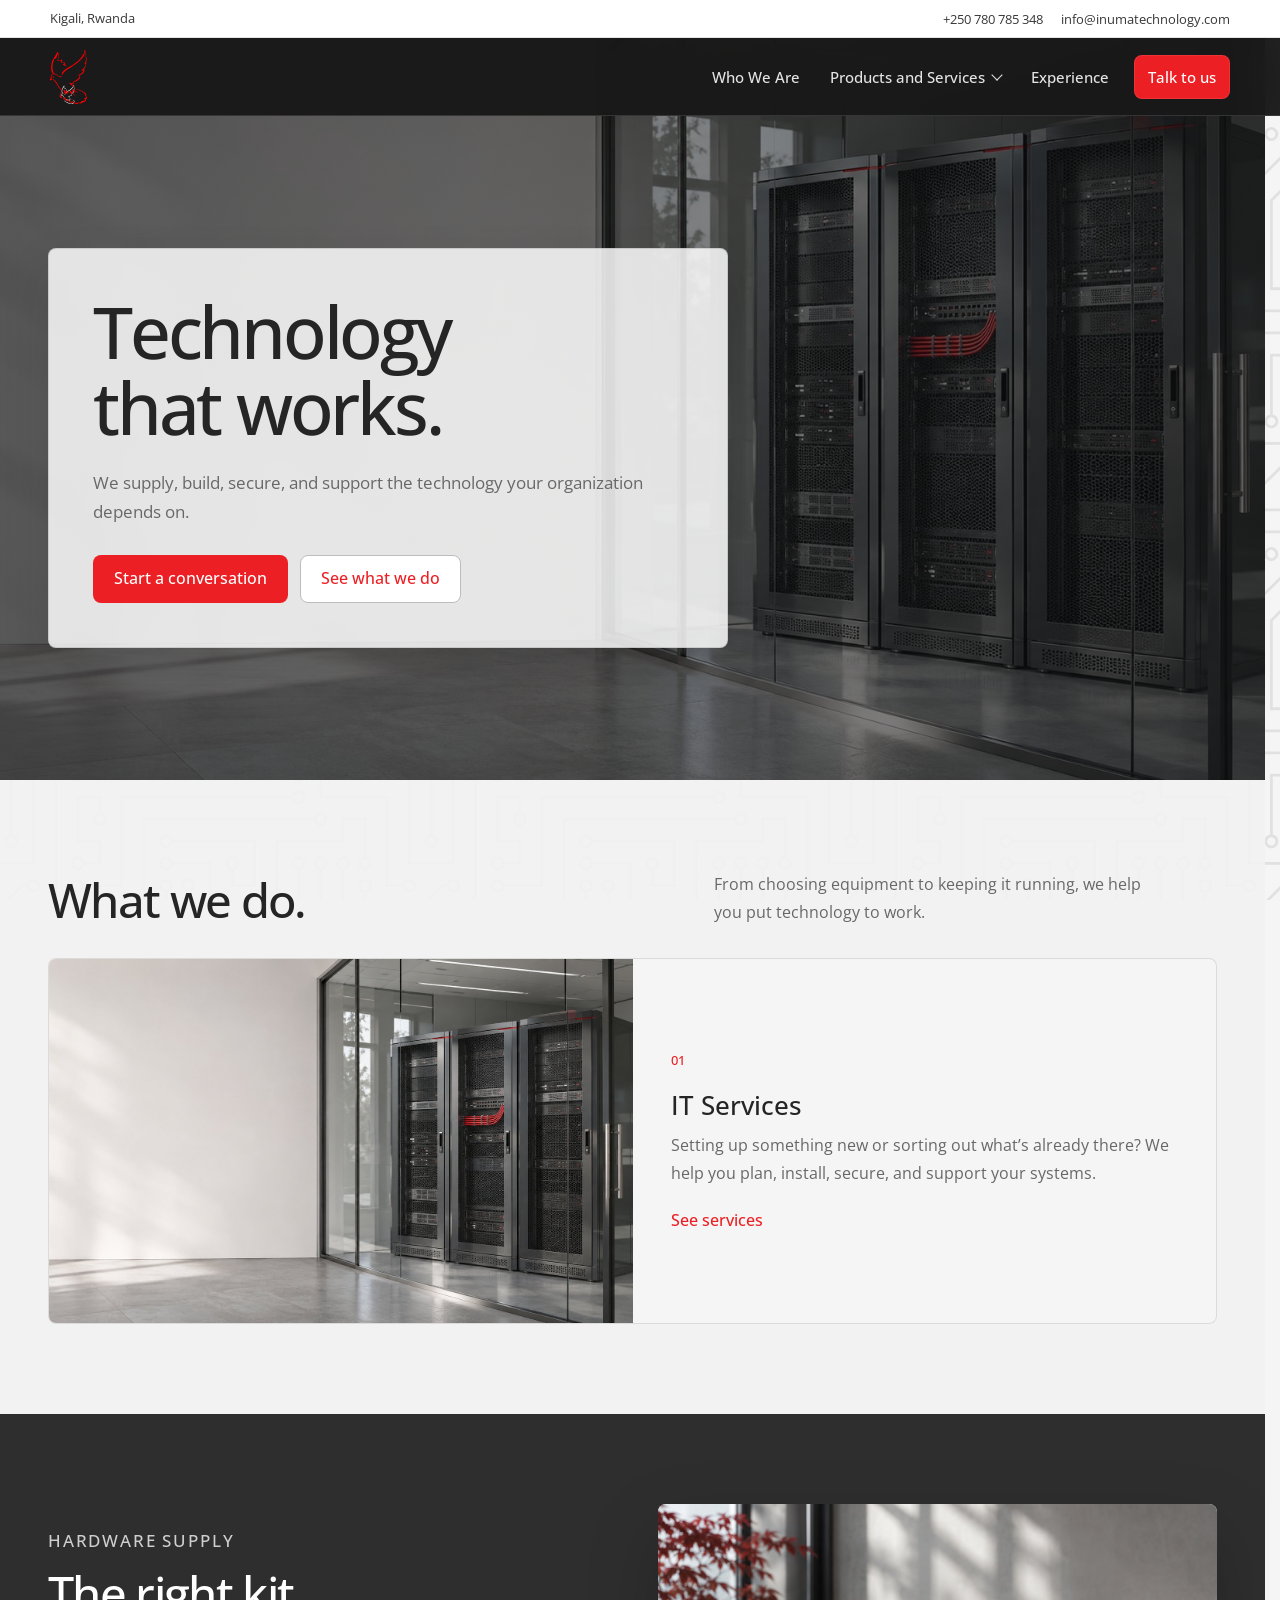
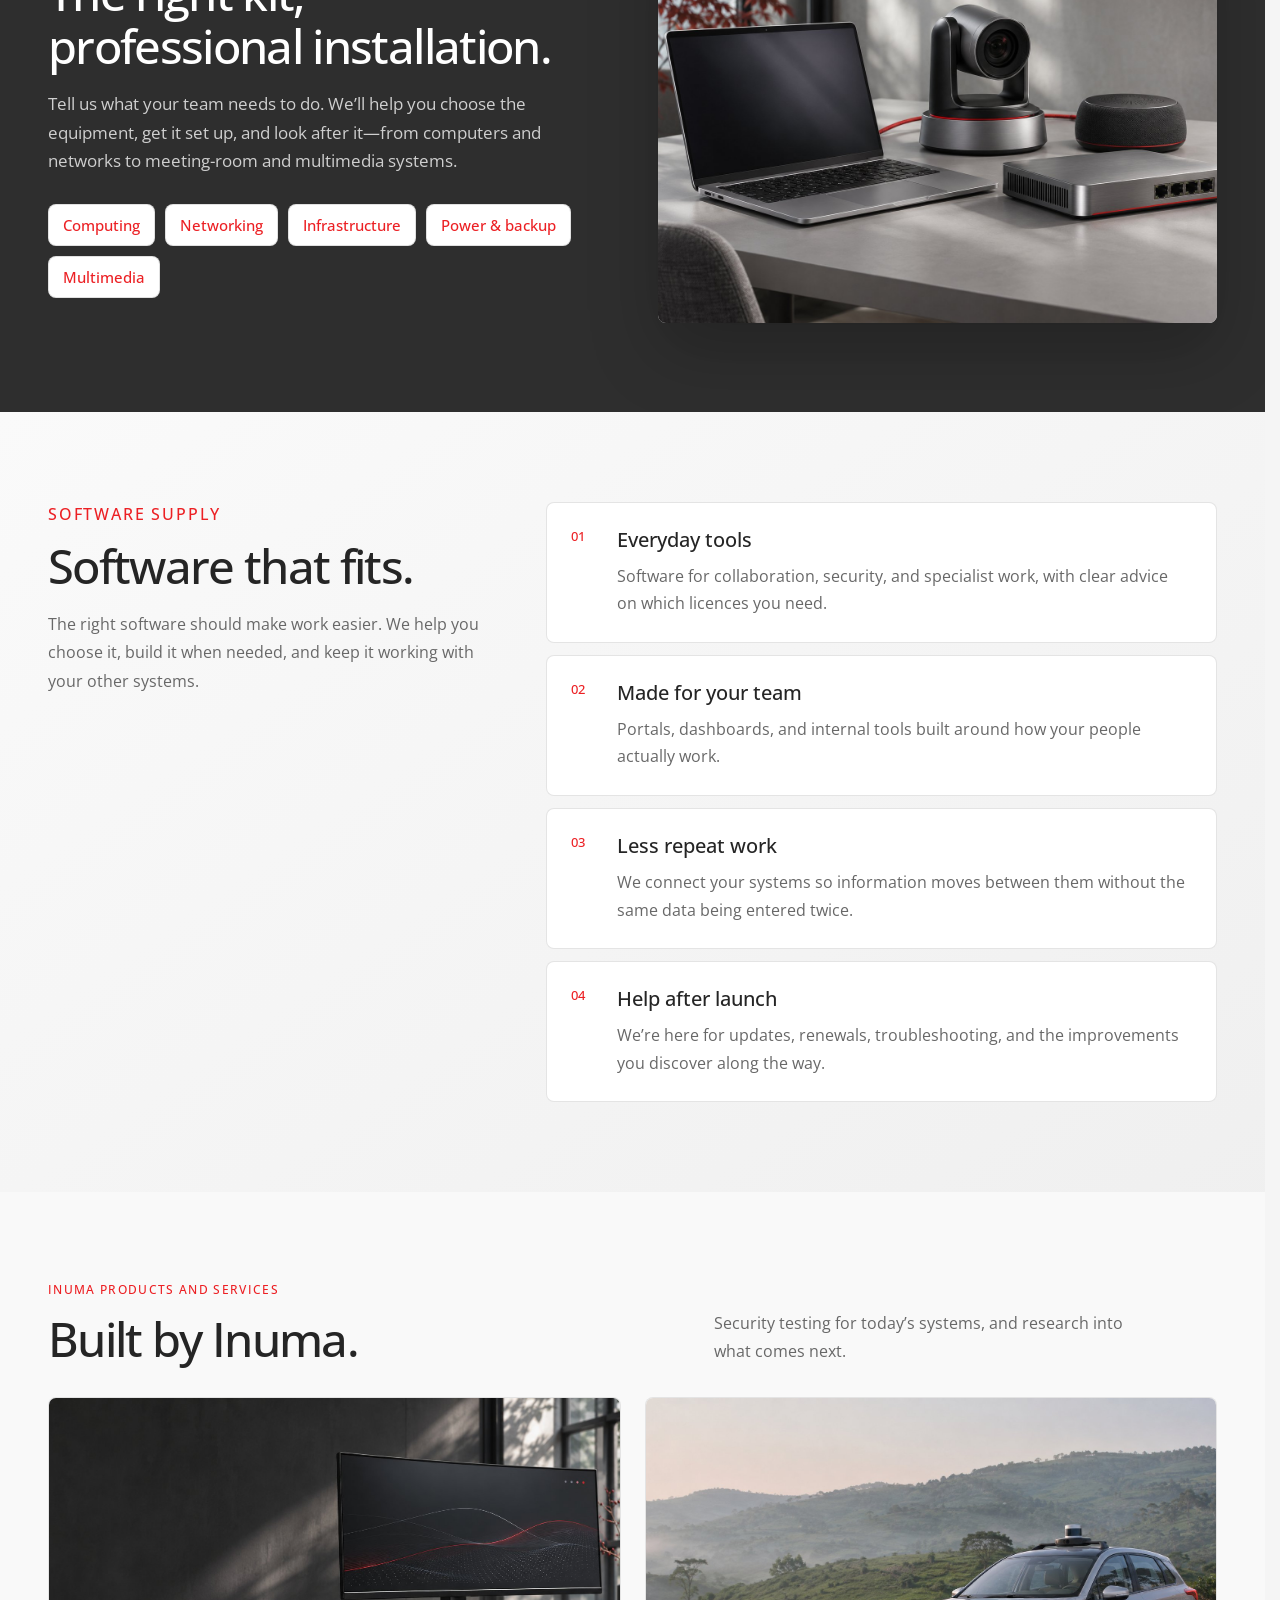
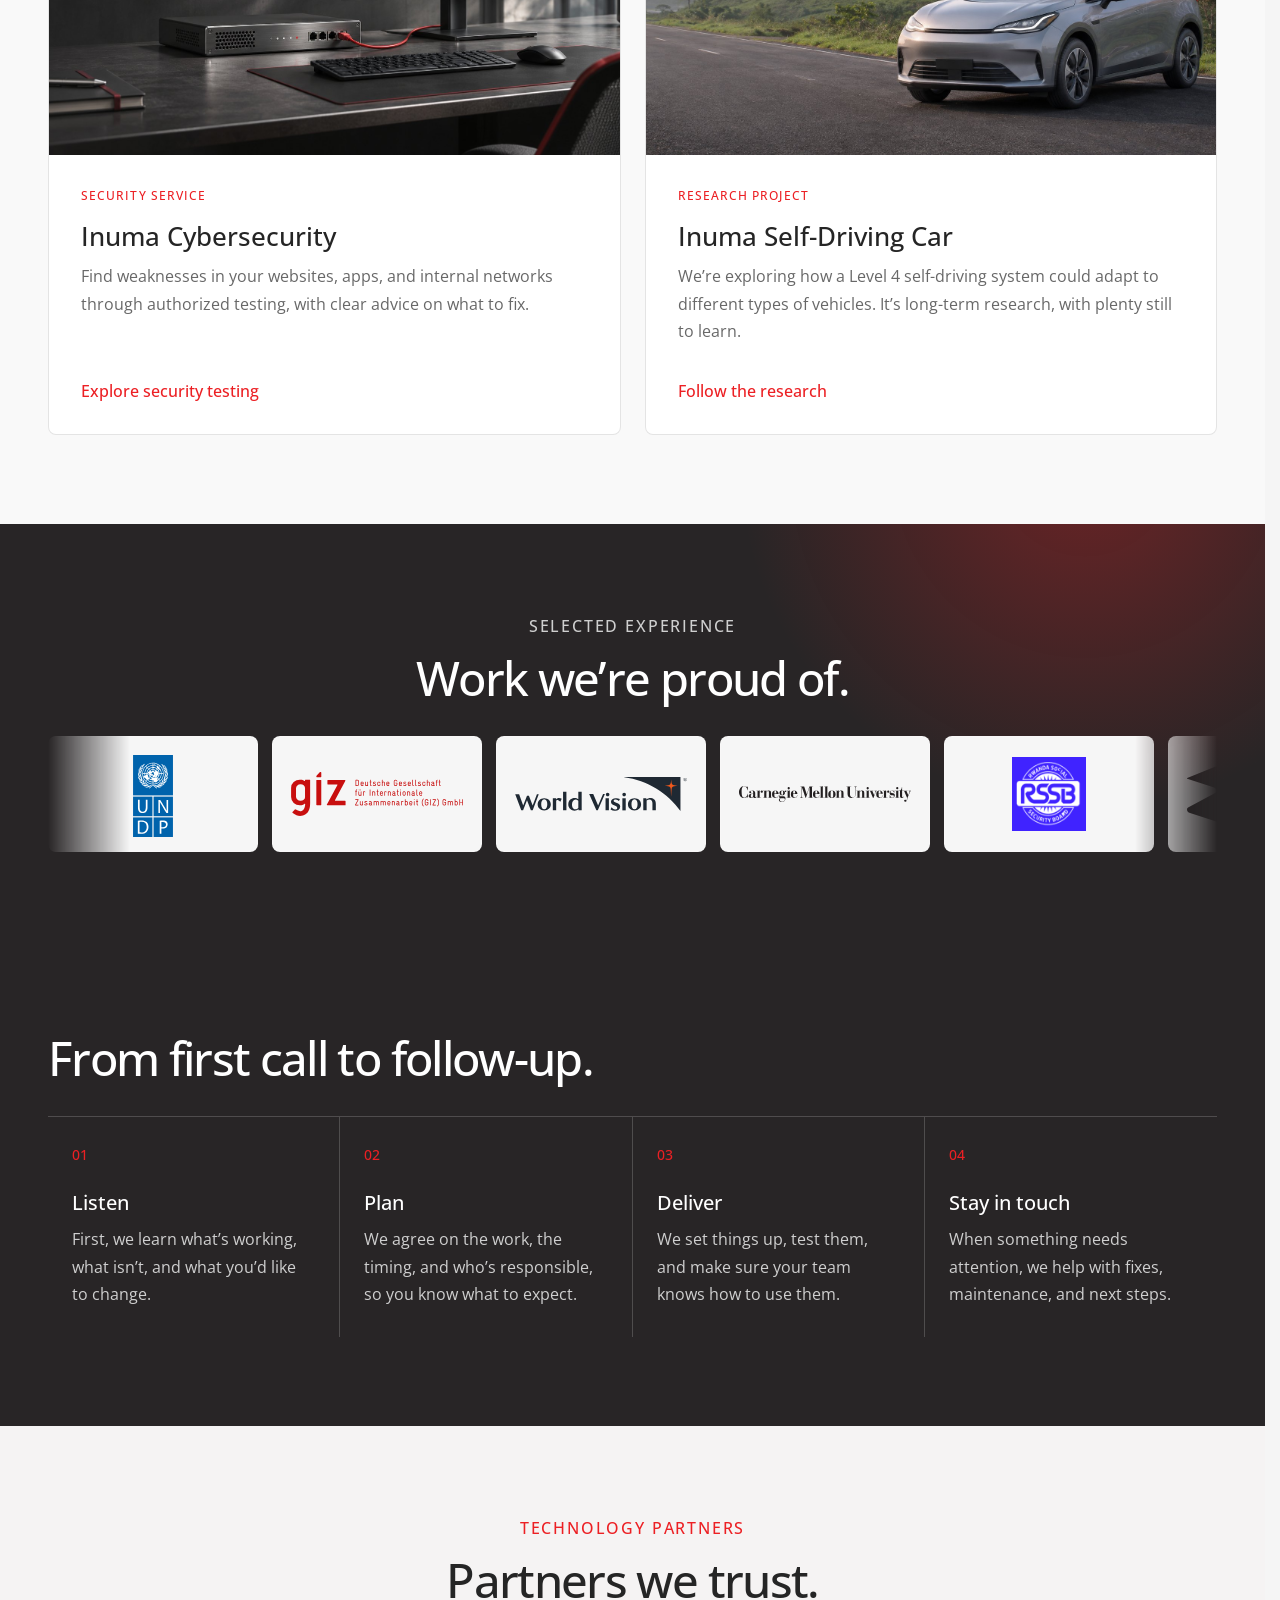
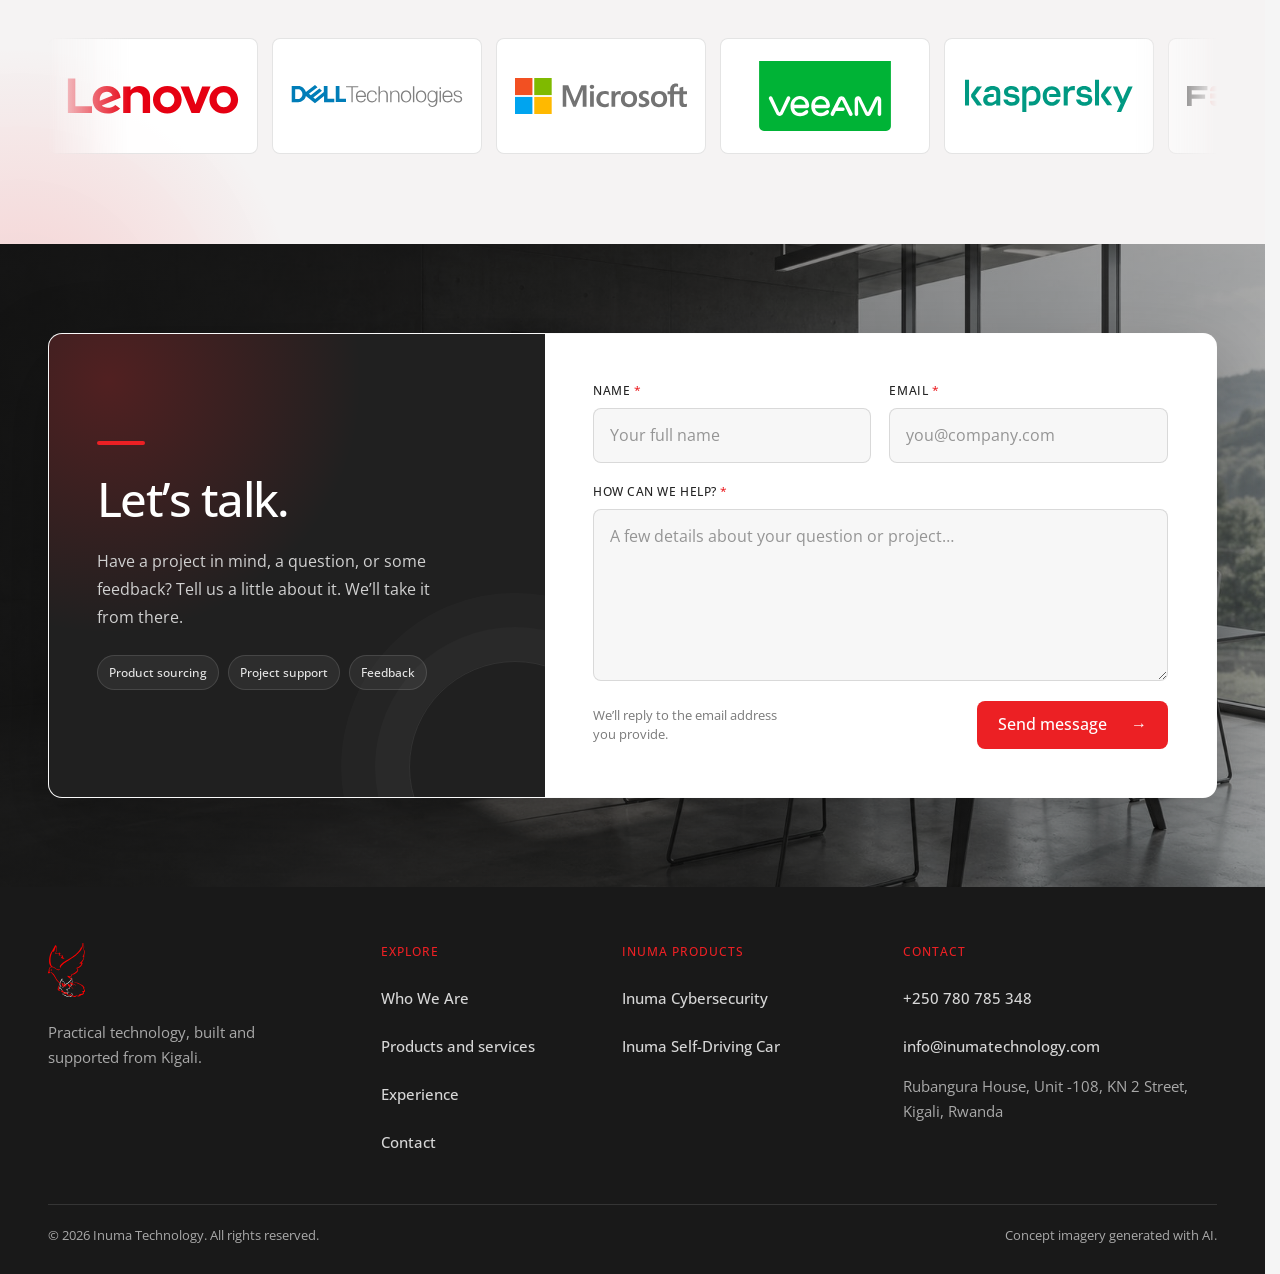
<file: index.html>
<!DOCTYPE html>
<html lang="en">
  <head>
    <meta charset="UTF-8" />
    <meta name="viewport" content="width=device-width, initial-scale=1.0" />
    <meta name="description" content="Inuma Technology supplies, builds, secures, and supports IT systems for organizations in Rwanda and beyond." />
    <title>Inuma Technology | Practical IT Solutions</title>
    <link rel="preload" as="image" href="assets/ai/connected-infrastructure.jpg" />
    <link rel="stylesheet" href="styles.css" />
    <link rel="stylesheet" href="responsive.css" />
  </head>
  <body>
    <a class="skip-link" href="#home">Skip to content</a>
    <div class="topline">
      <p>Kigali, Rwanda</p>
      <div><a href="tel:+250780785348">+250 780 785 348</a><a href="mailto:info@inumatechnology.com">info@inumatechnology.com</a></div>
    </div>

    <header class="site-header" data-header>
      <a class="brand brand--interactive" href="index.html" aria-label="Inuma Technology home">
        <img class="brand-mark" src="assets/inuma-nav-mark.svg" alt="" aria-hidden="true" width="353" height="509" />
        <img class="brand-lockup" src="assets/inuma-tech-logo.svg" alt="" aria-hidden="true" width="404" height="141" />
      </a>
      <button class="nav-toggle" type="button" aria-label="Open navigation" aria-expanded="false" aria-controls="primary-navigation" data-nav-toggle><span></span><span></span></button>
      <nav id="primary-navigation" class="site-nav" aria-label="Primary navigation" data-nav>
        <a href="who-we-are.html">Who We Are</a>
        <details class="nav-dropdown">
          <summary>Products and Services</summary>
          <div class="nav-dropdown-menu">
            <a href="cybersecurity.html">Inuma Cybersecurity</a>
            <a href="self-driving.html">Inuma Self-Driving Car</a>
          </div>
        </details>
        <a href="#experience">Experience</a>
        <a class="nav-cta" href="#contact">Talk to us</a>
      </nav>
    </header>

    <main id="home" tabindex="-1">
      <section class="hero" aria-labelledby="hero-title">
        <div class="hero-media" aria-hidden="true"><img src="assets/ai/connected-infrastructure.jpg" alt="" fetchpriority="high" width="1672" height="941" /></div>
        <div class="hero-inner">
          <div class="hero-copy" data-reveal>
            <h1 id="hero-title">Technology that works.</h1>
            <p class="hero-lead">We supply, build, secure, and support the technology your organization depends on.</p>
            <div class="hero-actions" aria-label="Primary actions"><a class="button button-primary" href="#contact">Start a conversation</a><a class="button button-secondary" href="#products-services">See what we do</a></div>
          </div>
        </div>
      </section>

      <section id="products-services" class="section section-paper services-section">
        <div class="section-head">
          <div data-reveal><h2>What we do.</h2></div>
          <p data-reveal>From choosing equipment to keeping it running, we help you put technology to work.</p>
        </div>
        <div class="service-grid">
          <article class="service-card" data-reveal>
            <img class="image-focus-right" src="assets/ai/connected-infrastructure.jpg" alt="AI-generated concept of neatly installed server racks behind glass" loading="lazy" decoding="async" width="1672" height="941" />
            <div><span>01</span><h3>IT Services</h3><p>Setting up something new or sorting out what’s already there? We help you plan, install, secure, and support your systems.</p><a href="#services">See services</a></div>
          </article>
        </div>
      </section>

      <section id="hardware" class="section section-ink">
        <div class="split split-reverse">
          <div class="split-media" data-reveal><img src="assets/ai/hardware-multimedia.jpg" alt="AI-generated arrangement of a laptop, conferencing camera, speaker, and network equipment" loading="lazy" decoding="async" width="1536" height="1024" /></div>
          <div class="split-copy" data-reveal>
            <p class="eyebrow">Hardware Supply</p><h2>The right kit, professional installation.</h2>
            <p>Tell us what your team needs to do. We’ll help you choose the equipment, get it set up, and look after it—from computers and networks to meeting-room and multimedia systems.</p>
            <div class="tag-list" aria-label="Hardware solution categories"><span>Computing</span><span>Networking</span><span>Infrastructure</span><span>Power & backup</span><span>Multimedia</span></div>
          </div>
        </div>
      </section>

      <section id="software" class="section section-soft capabilities-section">
        <div class="supply-layout">
          <div class="section-title" data-reveal><p class="eyebrow">Software Supply</p><h2>Software that fits.</h2><p>The right software should make work easier. We help you choose it, build it when needed, and keep it working with your other systems.</p></div>
          <div class="capability-stack">
            <article data-reveal><span>01</span><div><h3>Everyday tools</h3><p>Software for collaboration, security, and specialist work, with clear advice on which licences you need.</p></div></article>
            <article data-reveal><span>02</span><div><h3>Made for your team</h3><p>Portals, dashboards, and internal tools built around how your people actually work.</p></div></article>
            <article data-reveal><span>03</span><div><h3>Less repeat work</h3><p>We connect your systems so information moves between them without the same data being entered twice.</p></div></article>
            <article data-reveal><span>04</span><div><h3>Help after launch</h3><p>We’re here for updates, renewals, troubleshooting, and the improvements you discover along the way.</p></div></article>
          </div>
        </div>
      </section>

      <section id="services" class="section section-paper offerings-section">
        <div class="section-head">
          <div data-reveal><p class="eyebrow">Inuma products and services</p><h2>Built by Inuma.</h2></div>
          <p data-reveal>Security testing for today’s systems, and research into what comes next.</p>
        </div>
        <div class="offering-grid">
          <article class="offering-card" data-reveal>
            <div class="offering-media"><img src="assets/ai/security-workstation.jpg" alt="AI-generated concept of a security testing workstation" loading="lazy" decoding="async" width="1672" height="941" /></div>
            <div class="offering-copy"><span>Security service</span><h3>Inuma Cybersecurity</h3><p>Find weaknesses in your websites, apps, and internal networks through authorized testing, with clear advice on what to fix.</p><a class="text-link" href="cybersecurity.html">Explore security testing</a></div>
          </article>
          <article class="offering-card" data-reveal>
            <div class="offering-media"><img class="image-focus-right" src="assets/ai/autonomous-research.jpg" alt="AI-generated concept of a sensor-equipped research vehicle, not an Inuma prototype" loading="lazy" decoding="async" width="1672" height="941" /></div>
            <div class="offering-copy"><span>Research project</span><h3>Inuma Self-Driving Car</h3><p>We’re exploring how a Level 4 self-driving system could adapt to different types of vehicles. It’s long-term research, with plenty still to learn.</p><a class="text-link" href="self-driving.html">Follow the research</a></div>
          </article>
        </div>
      </section>

      <section id="experience" class="section section-soft experience-section">
        <div class="section-title center" data-reveal><p class="eyebrow eyebrow-light">Selected experience</p><h2>Work we’re proud of.</h2></div>
        <div class="logo-marquee logo-marquee-dark" aria-label="Selected Inuma Technology clients" data-reveal>
          <div class="logo-track logo-track-clients">
            <div class="logo-tile logo-tile-tall"><img src="assets/client-logos/undp.svg" alt="UNDP" /></div><div class="logo-tile"><img src="assets/client-logos/giz.svg" alt="GIZ" /></div><div class="logo-tile"><img src="assets/client-logos/world-vision.svg" alt="World Vision" /></div><div class="logo-tile"><img src="assets/client-logos/cmu.svg" alt="Carnegie Mellon University" /></div><div class="logo-tile"><img src="assets/client-logos/rssb.png" alt="Rwanda Social Security Board" /></div><div class="logo-tile"><img src="assets/client-logos/zipline-wordmark.svg" alt="Zipline" /></div><div class="logo-tile"><img src="assets/client-logos/one-acre-fund-wordmark.svg" alt="One Acre Fund" /></div><div class="logo-tile"><img src="assets/client-logos/rwandair-wordmark.png" alt="RwandAir" /></div><div class="logo-tile"><img src="assets/client-logos/ughe.png" alt="University of Global Health Equity" /></div><div class="logo-tile"><img src="assets/client-logos/proxtera.png" alt="Proxtera" /></div>
            <div class="logo-tile logo-tile-tall" aria-hidden="true"><img src="assets/client-logos/undp.svg" alt="" /></div><div class="logo-tile" aria-hidden="true"><img src="assets/client-logos/giz.svg" alt="" /></div><div class="logo-tile" aria-hidden="true"><img src="assets/client-logos/world-vision.svg" alt="" /></div><div class="logo-tile" aria-hidden="true"><img src="assets/client-logos/cmu.svg" alt="" /></div><div class="logo-tile" aria-hidden="true"><img src="assets/client-logos/rssb.png" alt="" /></div><div class="logo-tile" aria-hidden="true"><img src="assets/client-logos/zipline-wordmark.svg" alt="" /></div><div class="logo-tile" aria-hidden="true"><img src="assets/client-logos/one-acre-fund-wordmark.svg" alt="" /></div><div class="logo-tile" aria-hidden="true"><img src="assets/client-logos/rwandair-wordmark.png" alt="" /></div><div class="logo-tile" aria-hidden="true"><img src="assets/client-logos/ughe.png" alt="" /></div><div class="logo-tile" aria-hidden="true"><img src="assets/client-logos/proxtera.png" alt="" /></div>
          </div>
        </div>
      </section>

      <section id="process" class="section section-ink process-section">
        <div class="section-head section-head-dark"><div data-reveal><h2>From first call to follow-up.</h2></div></div>
        <div class="process-grid" aria-label="Inuma Technology solution delivery process">
          <article data-reveal><span>01</span><h3>Listen</h3><p>First, we learn what’s working, what isn’t, and what you’d like to change.</p></article>
          <article data-reveal><span>02</span><h3>Plan</h3><p>We agree on the work, the timing, and who’s responsible, so you know what to expect.</p></article>
          <article data-reveal><span>03</span><h3>Deliver</h3><p>We set things up, test them, and make sure your team knows how to use them.</p></article>
          <article data-reveal><span>04</span><h3>Stay in touch</h3><p>When something needs attention, we help with fixes, maintenance, and next steps.</p></article>
        </div>
      </section>

      <section id="partners" class="section section-paper partners-section">
        <div class="section-title center" data-reveal><p class="eyebrow">Technology partners</p><h2>Partners we trust.</h2></div>
        <div class="logo-marquee" aria-label="Inuma Technology partners" data-reveal>
          <div class="logo-track logo-track-partners">
            <div class="logo-tile"><img src="assets/partner-logos/lenovo-wordmark.svg" alt="Lenovo" /></div><div class="logo-tile"><img src="assets/partner-logos/dell-technologies-wordmark.svg" alt="Dell Technologies" /></div><div class="logo-tile"><img src="assets/partner-logos/microsoft.svg" alt="Microsoft" /></div><div class="logo-tile"><img src="assets/partner-logos/veeam-wordmark.svg" alt="Veeam" /></div><div class="logo-tile"><img src="assets/partner-logos/kaspersky-wordmark.svg" alt="Kaspersky" /></div><div class="logo-tile"><img src="assets/partner-logos/fortinet-wordmark.svg" alt="Fortinet" /></div><div class="logo-tile"><img src="assets/partner-logos/palo-alto-networks.svg" alt="Palo Alto Networks" /></div><div class="logo-tile"><img src="assets/partner-logos/ibm.svg" alt="IBM" /></div><div class="logo-tile"><img src="assets/partner-logos/adobe-wordmark.svg" alt="Adobe" /></div><div class="logo-tile"><img src="assets/partner-logos/red-hat-wordmark.svg" alt="Red Hat" /></div><div class="logo-tile"><img src="assets/partner-logos/cisco-wordmark.svg" alt="Cisco" /></div><div class="logo-tile"><img src="assets/partner-logos/apc-schneider-wordmark.png" alt="APC by Schneider Electric" /></div><div class="logo-tile"><img src="assets/partner-logos/ruckus-online.png" alt="Ruckus Networks" /></div><div class="logo-tile"><img src="assets/partner-logos/netapp-wordmark.svg" alt="NetApp" /></div><div class="logo-tile"><img src="assets/partner-logos/vmware-wordmark.svg" alt="VMware by Broadcom" /></div>
            <div class="logo-tile" aria-hidden="true"><img src="assets/partner-logos/lenovo-wordmark.svg" alt="" /></div><div class="logo-tile" aria-hidden="true"><img src="assets/partner-logos/dell-technologies-wordmark.svg" alt="" /></div><div class="logo-tile" aria-hidden="true"><img src="assets/partner-logos/microsoft.svg" alt="" /></div><div class="logo-tile" aria-hidden="true"><img src="assets/partner-logos/veeam-wordmark.svg" alt="" /></div><div class="logo-tile" aria-hidden="true"><img src="assets/partner-logos/kaspersky-wordmark.svg" alt="" /></div><div class="logo-tile" aria-hidden="true"><img src="assets/partner-logos/fortinet-wordmark.svg" alt="" /></div><div class="logo-tile" aria-hidden="true"><img src="assets/partner-logos/palo-alto-networks.svg" alt="" /></div><div class="logo-tile" aria-hidden="true"><img src="assets/partner-logos/ibm.svg" alt="" /></div><div class="logo-tile" aria-hidden="true"><img src="assets/partner-logos/adobe-wordmark.svg" alt="" /></div><div class="logo-tile" aria-hidden="true"><img src="assets/partner-logos/red-hat-wordmark.svg" alt="" /></div><div class="logo-tile" aria-hidden="true"><img src="assets/partner-logos/cisco-wordmark.svg" alt="" /></div><div class="logo-tile" aria-hidden="true"><img src="assets/partner-logos/apc-schneider-wordmark.png" alt="" /></div><div class="logo-tile" aria-hidden="true"><img src="assets/partner-logos/ruckus-online.png" alt="" /></div><div class="logo-tile" aria-hidden="true"><img src="assets/partner-logos/netapp-wordmark.svg" alt="" /></div><div class="logo-tile" aria-hidden="true"><img src="assets/partner-logos/vmware-wordmark.svg" alt="" /></div>
          </div>
        </div>
      </section>

      <section id="contact" class="contact-section">
        <div class="contact-image" aria-hidden="true"><img src="assets/ai/future-workspace.jpg" alt="" loading="lazy" decoding="async" width="1672" height="941" /></div>
        <div class="contact-card" data-reveal>
          <div class="contact-panel">
            <h2>Let’s talk.</h2>
            <p class="contact-intro">Have a project in mind, a question, or some feedback? Tell us a little about it. We’ll take it from there.</p>
            <div class="contact-topics" aria-label="Reasons to contact Inuma Technology"><span>Product sourcing</span><span>Project support</span><span>Feedback</span></div>
          </div>
          <form class="contact-form" action="https://formsubmit.co/info@inumatechnology.com" method="post" accept-charset="UTF-8">
            <input type="hidden" name="_subject" value="New message from the Inuma Technology website" />
            <input type="hidden" name="_template" value="table" />
            <input type="hidden" name="_captcha" value="false" />
            <input type="hidden" name="_next" value="https://cm-inm.github.io/inumatech-website/?message=sent#contact" />
            <input class="form-honeypot" type="text" name="_honey" tabindex="-1" autocomplete="off" aria-hidden="true" />
            <div class="form-grid">
              <div class="form-field"><label for="contact-name">Name <span aria-hidden="true">*</span></label><input id="contact-name" name="name" type="text" autocomplete="name" placeholder="Your full name" required /></div>
              <div class="form-field"><label for="contact-email">Email <span aria-hidden="true">*</span></label><input id="contact-email" name="email" type="email" autocomplete="email" placeholder="you@company.com" required /></div>
            </div>
            <div class="form-field form-field-message"><label for="contact-message">How can we help? <span aria-hidden="true">*</span></label><textarea id="contact-message" name="message" rows="6" placeholder="A few details about your question or project…" required></textarea></div>
            <div class="form-actions"><p class="form-note">We’ll reply to the email address you provide.</p><button class="button button-primary" type="submit"><span>Send message</span><span aria-hidden="true">→</span></button></div>
            <p class="form-status" data-form-status role="status" hidden>Thank you. Your message has been sent.</p>
          </form>
        </div>
      </section>
    </main>

    <footer class="site-footer">
      <div class="footer-main">
        <div class="footer-brand"><a class="brand brand--interactive" href="index.html" aria-label="Inuma Technology home"><img class="brand-mark" src="assets/inuma-nav-mark.svg" alt="" aria-hidden="true" width="353" height="509" /><img class="brand-lockup" src="assets/inuma-tech-logo.svg" alt="" aria-hidden="true" width="404" height="141" /></a><p>Practical technology, built and supported from Kigali.</p></div>
        <nav class="footer-links" aria-label="Footer navigation"><span>Explore</span><a href="who-we-are.html">Who We Are</a><a href="#products-services">Products and services</a><a href="#experience">Experience</a><a href="#contact">Contact</a></nav>
        <nav class="footer-links footer-products" aria-label="Inuma products"><span>Inuma products</span><a href="cybersecurity.html">Inuma Cybersecurity</a><a href="self-driving.html">Inuma Self-Driving Car</a></nav>
        <div class="footer-contact"><span>Contact</span><a href="tel:+250780785348">+250 780 785 348</a><a href="mailto:info@inumatechnology.com">info@inumatechnology.com</a><p>Rubangura House, Unit -108, KN 2 Street, Kigali, Rwanda</p></div>
      </div>
      <div class="footer-bottom"><p>&copy; 2026 Inuma Technology. All rights reserved.</p><p>Concept imagery generated with AI.</p></div>
    </footer>
    <script src="scripts/main.js"></script>
  </body>
</html>
</file>
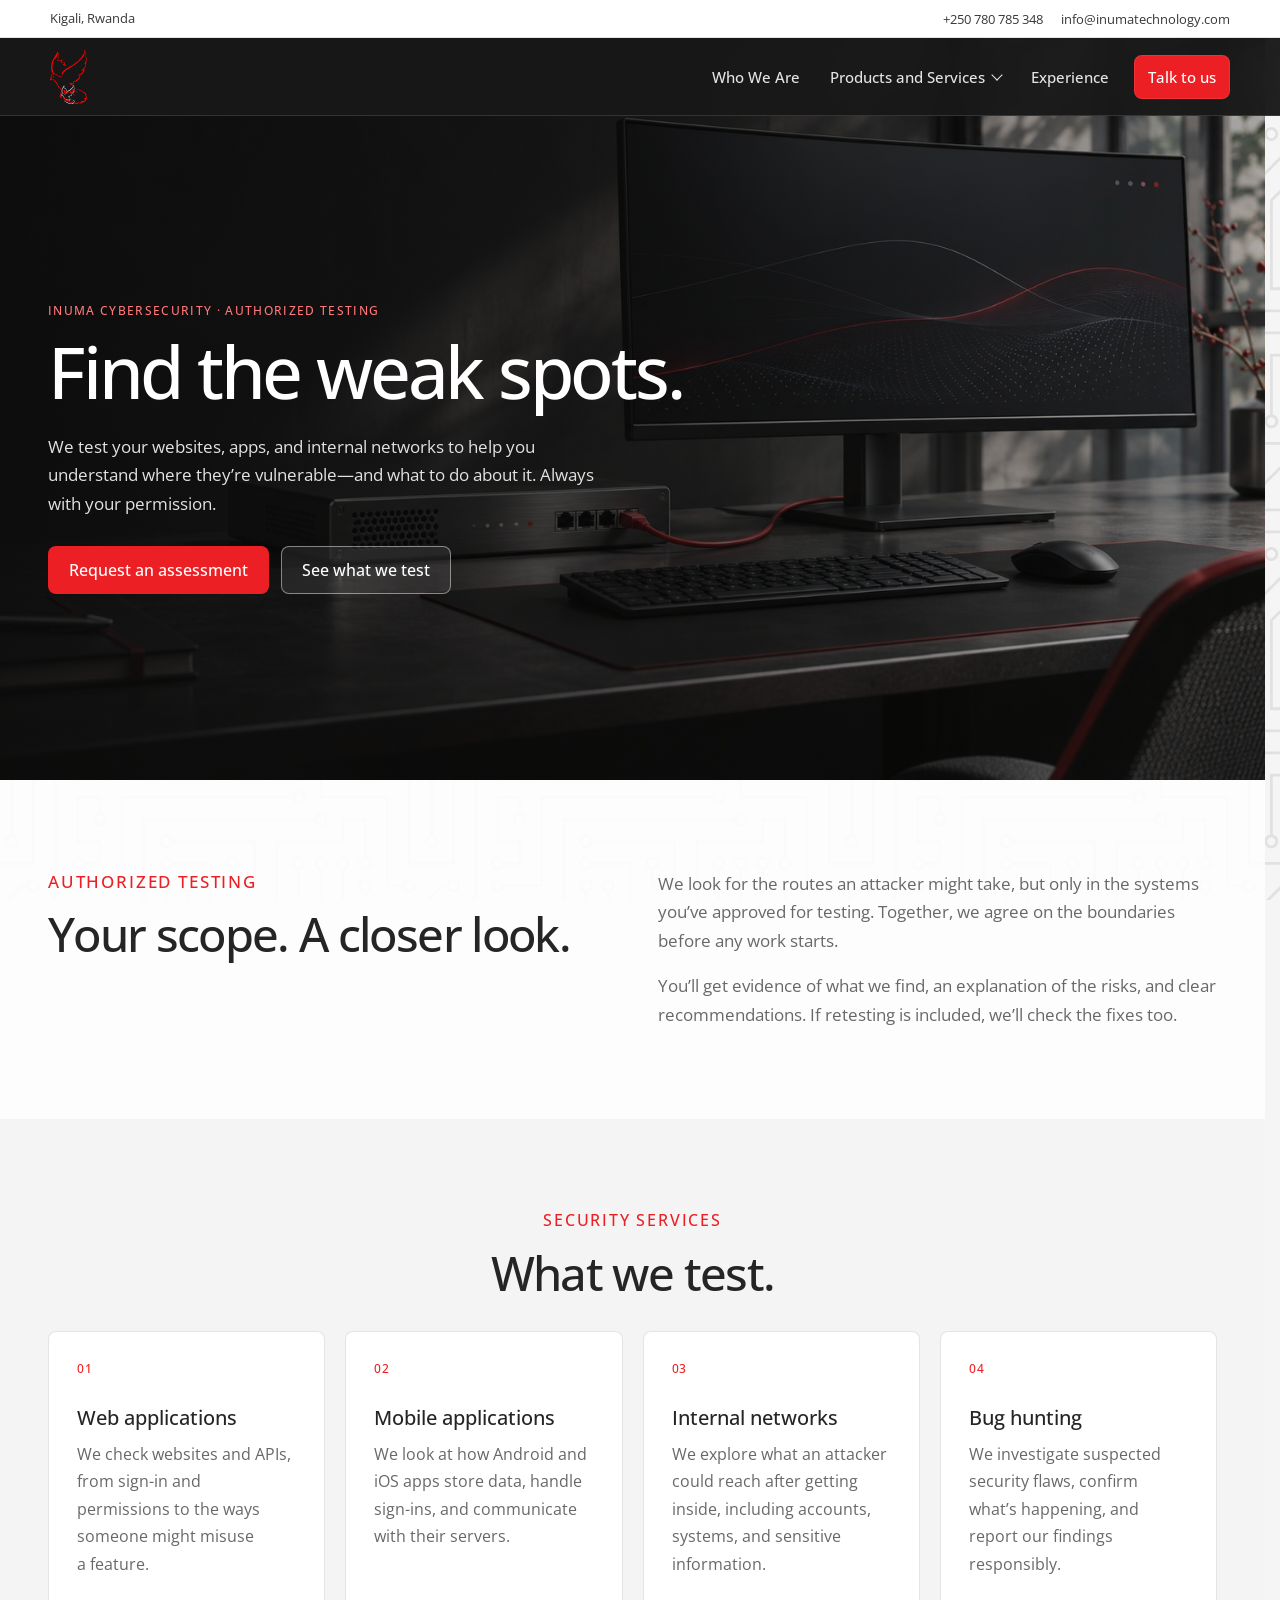
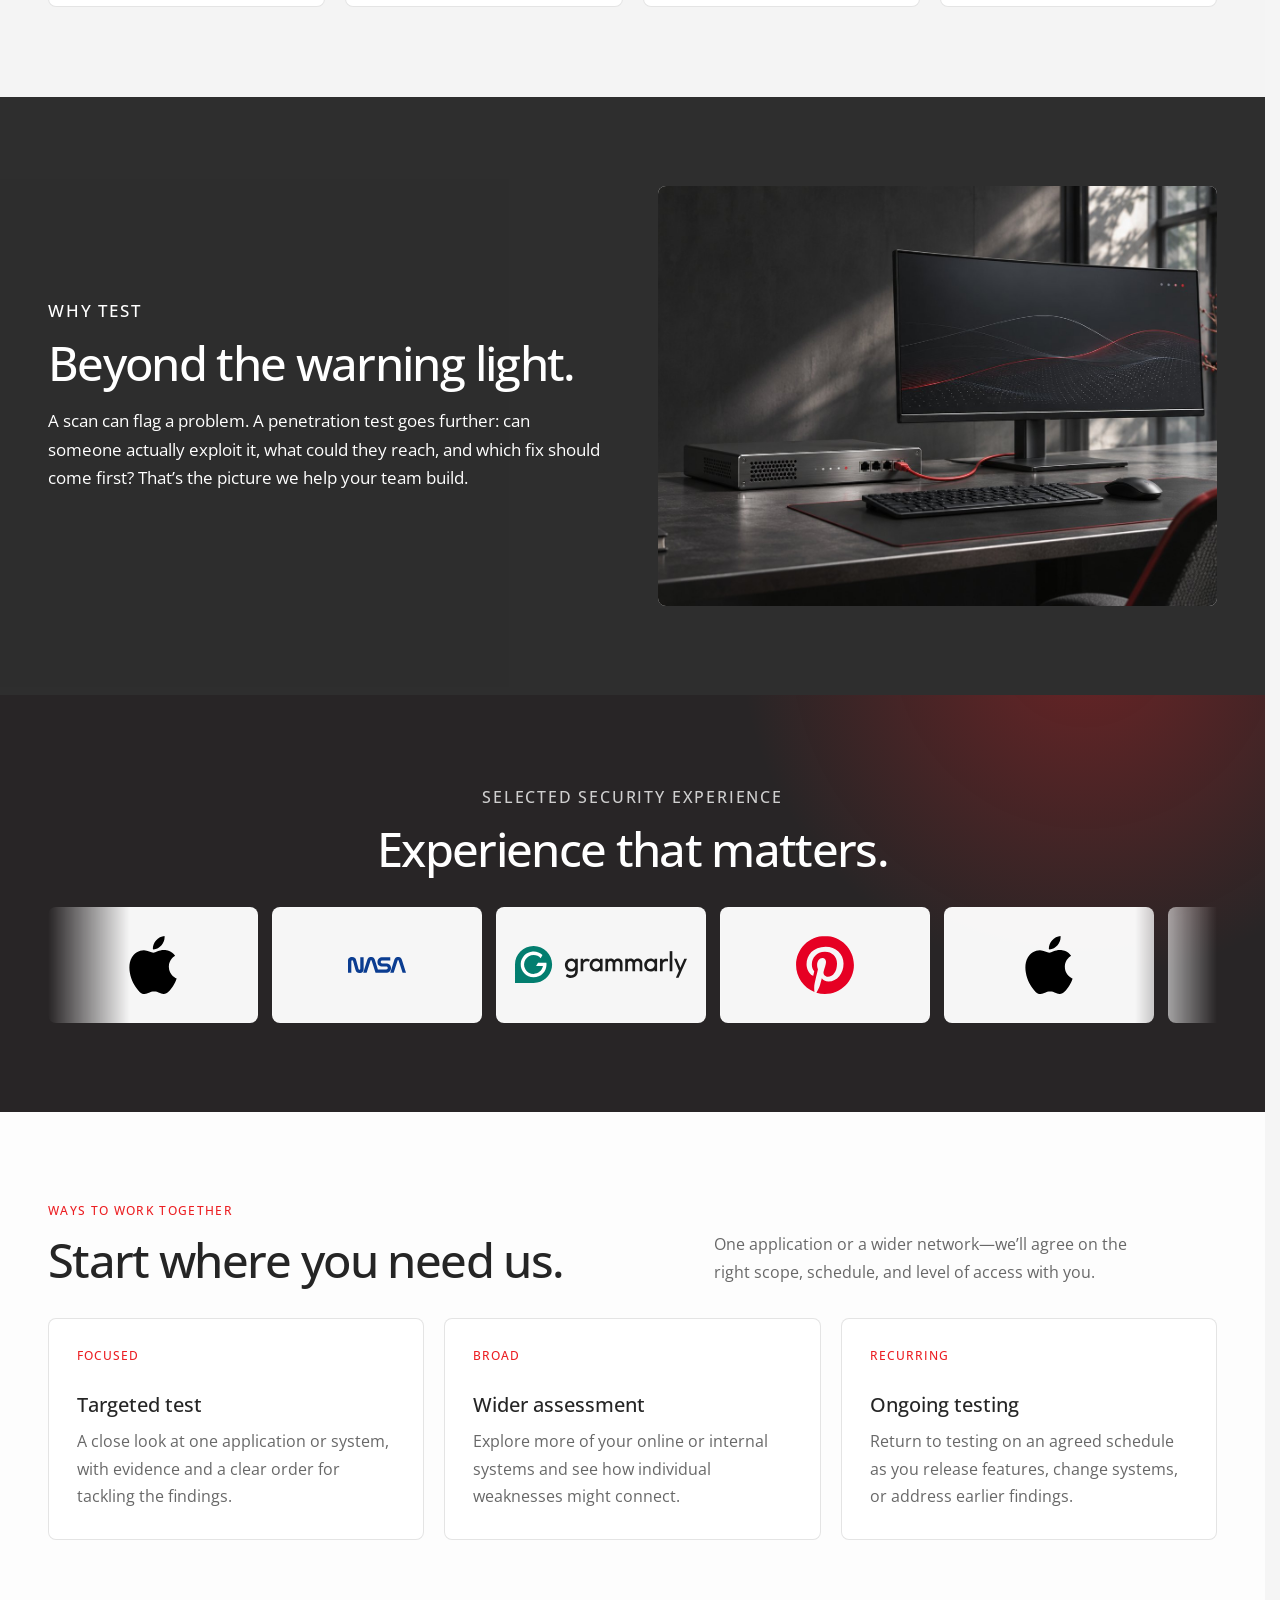
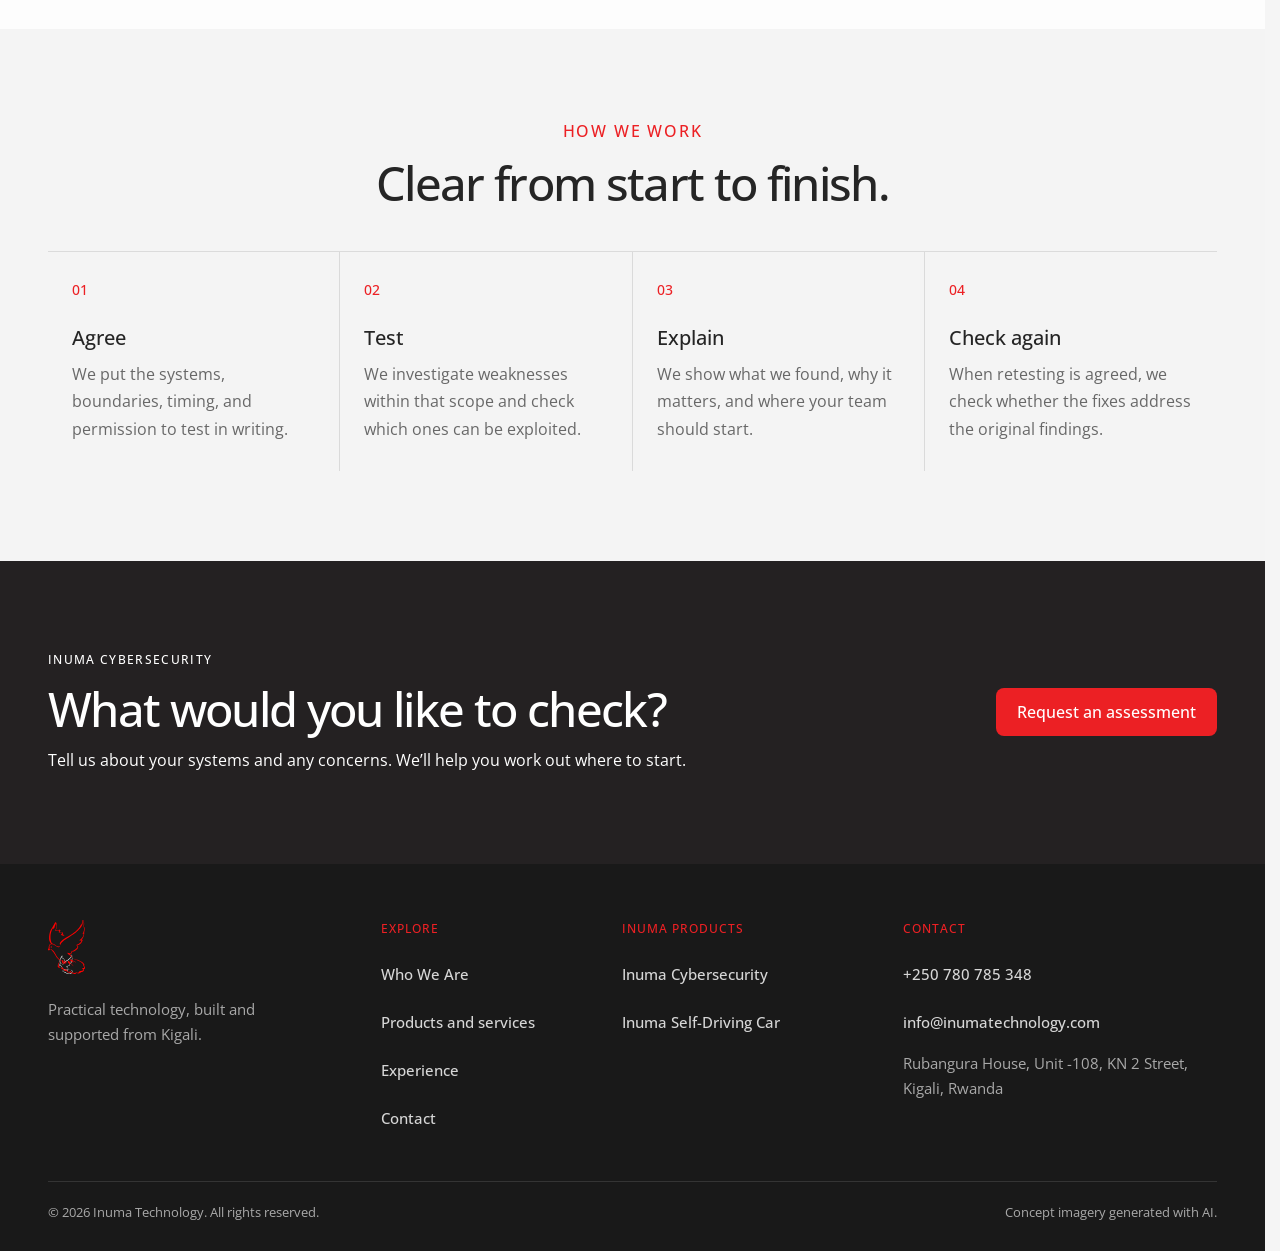
<file: cybersecurity.html>
<!DOCTYPE html>
<html lang="en">
  <head>
    <meta charset="UTF-8" />
    <meta name="viewport" content="width=device-width, initial-scale=1.0" />
    <meta name="description" content="Inuma Cybersecurity provides authorized penetration testing for web applications, mobile applications, and internal networks." />
    <title>Inuma Cybersecurity | Authorized Security Testing</title>
    <link rel="preload" as="image" href="assets/ai/security-workstation.jpg" />
    <link rel="stylesheet" href="styles.css" />
    <link rel="stylesheet" href="responsive.css" />
  </head>
  <body class="product-page cyber-page">
    <a class="skip-link" href="#main-content">Skip to content</a>
    <div class="topline"><p>Kigali, Rwanda</p><div><a href="tel:+250780785348">+250 780 785 348</a><a href="mailto:info@inumatechnology.com">info@inumatechnology.com</a></div></div>
    <header class="site-header is-product-header" data-header>
      <a class="brand brand--interactive" href="index.html" aria-label="Inuma Technology home">
        <img class="brand-mark" src="assets/inuma-nav-mark.svg" alt="" aria-hidden="true" width="353" height="509" />
        <img class="brand-lockup" src="assets/inuma-tech-logo.svg" alt="" aria-hidden="true" width="404" height="141" />
      </a>
      <button class="nav-toggle" type="button" aria-label="Open navigation" aria-expanded="false" aria-controls="primary-navigation" data-nav-toggle><span></span><span></span></button>
      <nav id="primary-navigation" class="site-nav" aria-label="Primary navigation" data-nav>
        <a href="who-we-are.html">Who We Are</a>
        <details class="nav-dropdown">
          <summary>Products and Services</summary>
          <div class="nav-dropdown-menu"><a aria-current="page" href="cybersecurity.html">Inuma Cybersecurity</a><a href="self-driving.html">Inuma Self-Driving Car</a></div>
        </details>
        <a href="#experience">Experience</a><a class="nav-cta" href="#contact">Talk to us</a>
      </nav>
    </header>

    <main id="main-content" tabindex="-1">
      <section class="product-hero product-hero-cyber" aria-labelledby="product-title">
        <div class="product-hero-media" aria-hidden="true"><img src="assets/ai/security-workstation.jpg" alt="" fetchpriority="high" width="1672" height="941" /></div>
        <div class="product-hero-inner" data-reveal>
          <p class="product-kicker">Inuma Cybersecurity · Authorized testing</p>
          <h1 id="product-title">Find the weak spots.</h1>
          <p>We test your websites, apps, and internal networks to help you understand where they’re vulnerable—and what to do about it. Always with your permission.</p>
          <div class="hero-actions"><a class="button button-primary" href="#contact">Request an assessment</a><a class="button button-ghost" href="#capabilities">See what we test</a></div>
        </div>
      </section>

      <section class="section section-paper product-intro">
        <div class="product-intro-grid">
          <div data-reveal><p class="eyebrow">Authorized testing</p><h2>Your scope. A closer look.</h2></div>
          <div data-reveal><p>We look for the routes an attacker might take, but only in the systems you’ve approved for testing. Together, we agree on the boundaries before any work starts.</p><p>You’ll get evidence of what we find, an explanation of the risks, and clear recommendations. If retesting is included, we’ll check the fixes too.</p></div>
        </div>
      </section>

      <section id="capabilities" class="section section-soft">
        <div class="section-title center" data-reveal><p class="eyebrow">Security services</p><h2>What we test.</h2></div>
        <div class="solution-grid solution-grid-four">
          <article data-reveal><span>01</span><h3>Web applications</h3><p>We check websites and APIs, from sign-in and permissions to the ways someone might misuse a feature.</p></article>
          <article data-reveal><span>02</span><h3>Mobile applications</h3><p>We look at how Android and iOS apps store data, handle sign-ins, and communicate with their servers.</p></article>
          <article data-reveal><span>03</span><h3>Internal networks</h3><p>We explore what an attacker could reach after getting inside, including accounts, systems, and sensitive information.</p></article>
          <article data-reveal><span>04</span><h3>Bug hunting</h3><p>We investigate suspected security flaws, confirm what’s happening, and report our findings responsibly.</p></article>
        </div>
      </section>

      <section class="section section-ink evidence-section">
        <div class="feature">
          <div class="feature-copy" data-reveal><p class="eyebrow eyebrow-light">Why test</p><h2>Beyond the warning light.</h2><p>A scan can flag a problem. A penetration test goes further: can someone actually exploit it, what could they reach, and which fix should come first? That’s the picture we help your team build.</p></div>
          <div class="feature-media" data-reveal><img class="image-focus-right" src="assets/ai/security-workstation.jpg" alt="AI-generated concept of a workstation and network security appliance" loading="lazy" decoding="async" width="1672" height="941" /></div>
        </div>
      </section>

      <section id="experience" class="section experience-section cyber-experience-section">
        <div class="section-title center" data-reveal><p class="eyebrow eyebrow-light">Selected security experience</p><h2>Experience that matters.</h2></div>
        <div class="logo-marquee logo-marquee-dark" aria-label="Selected Inuma Cybersecurity experience" data-reveal>
          <div class="logo-track logo-track-cyber">
            <div class="logo-tile logo-tile-icon"><img src="assets/client-logos/apple.svg" alt="Apple" /></div><div class="logo-tile logo-tile-icon"><img src="assets/client-logos/nasa.svg" alt="NASA" /></div><div class="logo-tile"><img src="assets/client-logos/grammarly-wordmark.svg" alt="Grammarly" /></div><div class="logo-tile logo-tile-icon"><img src="assets/client-logos/pinterest.svg" alt="Pinterest" /></div>
            <div class="logo-tile logo-tile-icon" aria-hidden="true"><img src="assets/client-logos/apple.svg" alt="" /></div><div class="logo-tile logo-tile-icon" aria-hidden="true"><img src="assets/client-logos/nasa.svg" alt="" /></div><div class="logo-tile" aria-hidden="true"><img src="assets/client-logos/grammarly-wordmark.svg" alt="" /></div><div class="logo-tile logo-tile-icon" aria-hidden="true"><img src="assets/client-logos/pinterest.svg" alt="" /></div>
          </div>
        </div>
      </section>

      <section class="section section-paper">
        <div class="section-head"><div data-reveal><p class="eyebrow">Ways to work together</p><h2>Start where you need us.</h2></div><p data-reveal>One application or a wider network—we’ll agree on the right scope, schedule, and level of access with you.</p></div>
        <div class="engagement-grid">
          <article data-reveal><span>Focused</span><h3>Targeted test</h3><p>A close look at one application or system, with evidence and a clear order for tackling the findings.</p></article>
          <article data-reveal><span>Broad</span><h3>Wider assessment</h3><p>Explore more of your online or internal systems and see how individual weaknesses might connect.</p></article>
          <article data-reveal><span>Recurring</span><h3>Ongoing testing</h3><p>Return to testing on an agreed schedule as you release features, change systems, or address earlier findings.</p></article>
        </div>
      </section>

      <section class="section section-soft process-lite">
        <div class="section-title center" data-reveal><p class="eyebrow">How we work</p><h2>Clear from start to finish.</h2></div>
        <div class="process-grid">
          <article data-reveal><span>01</span><h3>Agree</h3><p>We put the systems, boundaries, timing, and permission to test in writing.</p></article>
          <article data-reveal><span>02</span><h3>Test</h3><p>We investigate weaknesses within that scope and check which ones can be exploited.</p></article>
          <article data-reveal><span>03</span><h3>Explain</h3><p>We show what we found, why it matters, and where your team should start.</p></article>
          <article data-reveal><span>04</span><h3>Check again</h3><p>When retesting is agreed, we check whether the fixes address the original findings.</p></article>
        </div>
      </section>

      <section id="contact" class="cta-band">
        <div data-reveal><p class="eyebrow eyebrow-light">Inuma Cybersecurity</p><h2>What would you like to check?</h2><p>Tell us about your systems and any concerns. We’ll help you work out where to start.</p></div>
        <a class="button button-primary" href="mailto:info@inumatechnology.com?subject=Inuma%20Cybersecurity%20Assessment">Request an assessment</a>
      </section>
    </main>

    <footer class="site-footer">
      <div class="footer-main"><div class="footer-brand"><a class="brand brand--interactive" href="index.html" aria-label="Inuma Technology home"><img class="brand-mark" src="assets/inuma-nav-mark.svg" alt="" aria-hidden="true" width="353" height="509" /><img class="brand-lockup" src="assets/inuma-tech-logo.svg" alt="" aria-hidden="true" width="404" height="141" /></a><p>Practical technology, built and supported from Kigali.</p></div><nav class="footer-links" aria-label="Footer navigation"><span>Explore</span><a href="who-we-are.html">Who We Are</a><a href="index.html#products-services">Products and services</a><a href="#experience">Experience</a><a href="#contact">Contact</a></nav><nav class="footer-links footer-products" aria-label="Inuma products"><span>Inuma products</span><a aria-current="page" href="cybersecurity.html">Inuma Cybersecurity</a><a href="self-driving.html">Inuma Self-Driving Car</a></nav><div class="footer-contact"><span>Contact</span><a href="tel:+250780785348">+250 780 785 348</a><a href="mailto:info@inumatechnology.com">info@inumatechnology.com</a><p>Rubangura House, Unit -108, KN 2 Street, Kigali, Rwanda</p></div></div>
      <div class="footer-bottom"><p>&copy; 2026 Inuma Technology. All rights reserved.</p><p>Concept imagery generated with AI.</p></div>
    </footer>
    <script src="scripts/main.js"></script>
  </body>
</html>
</file>
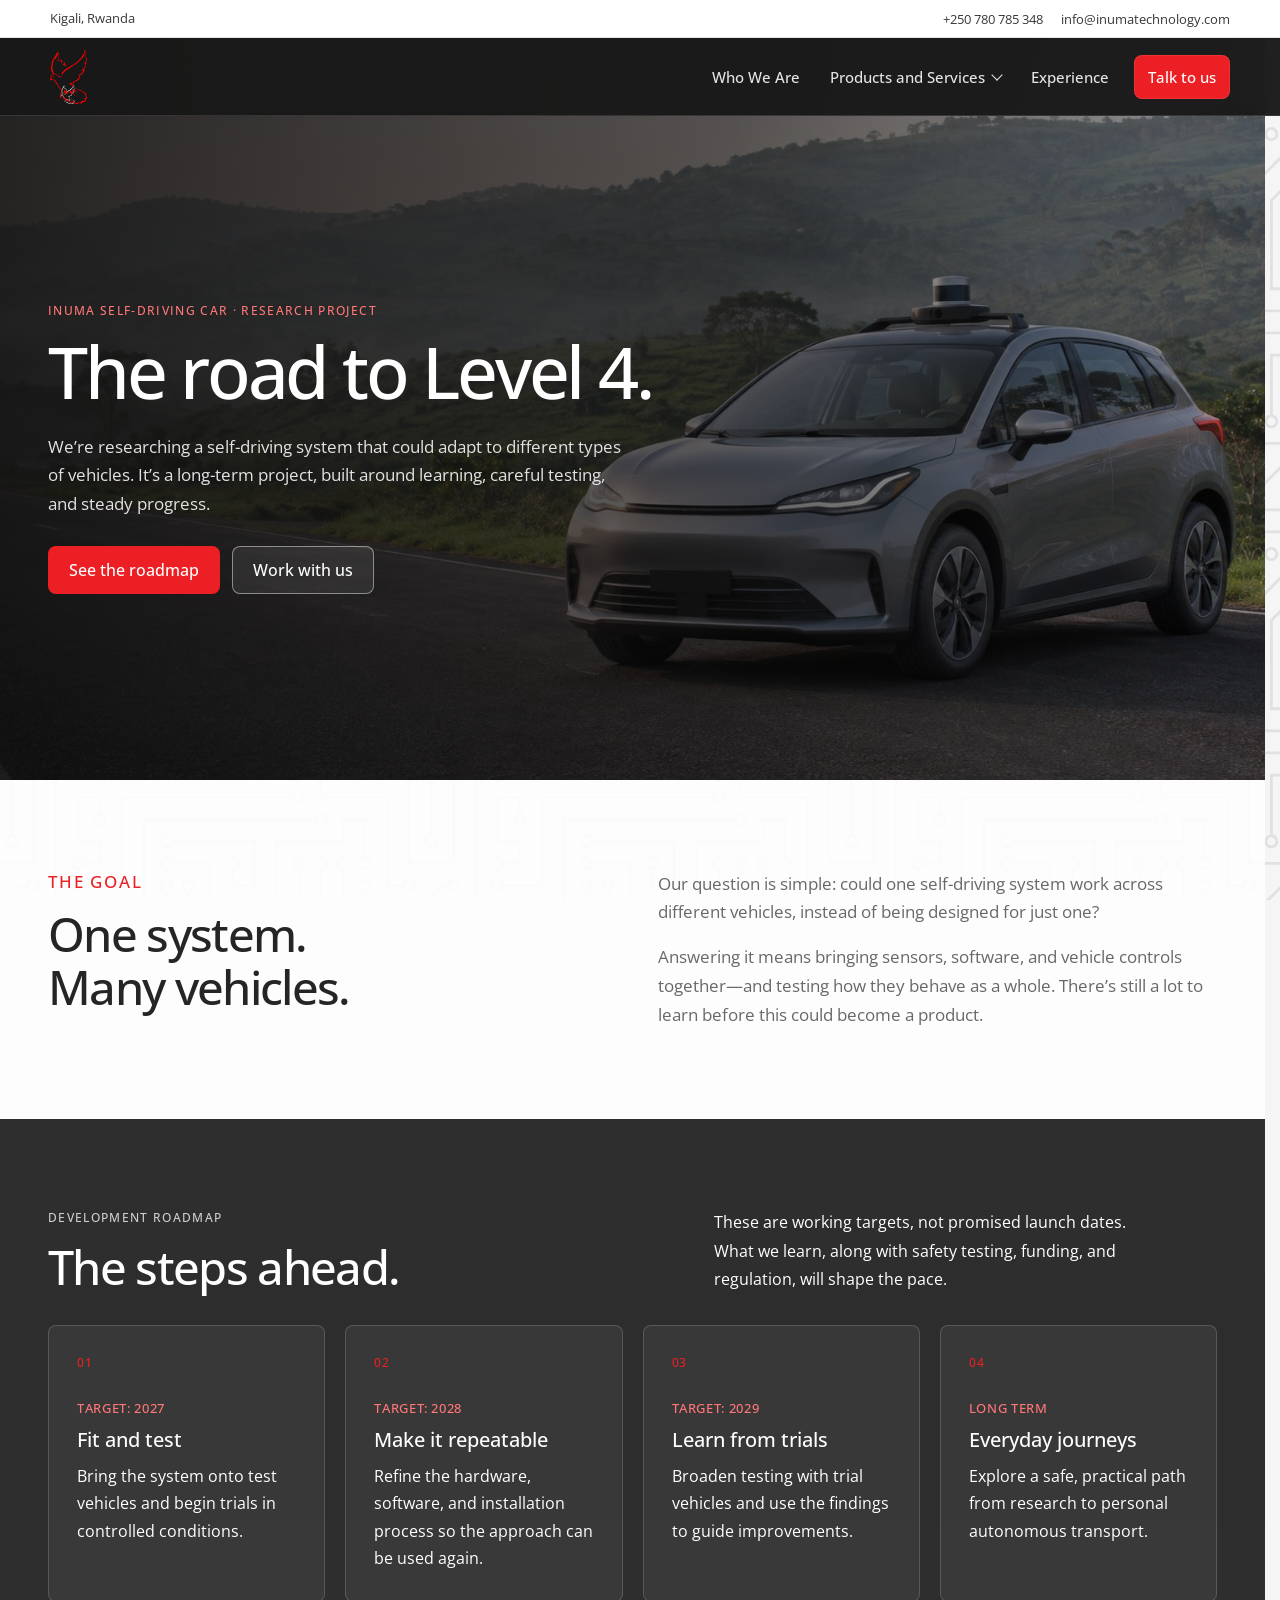
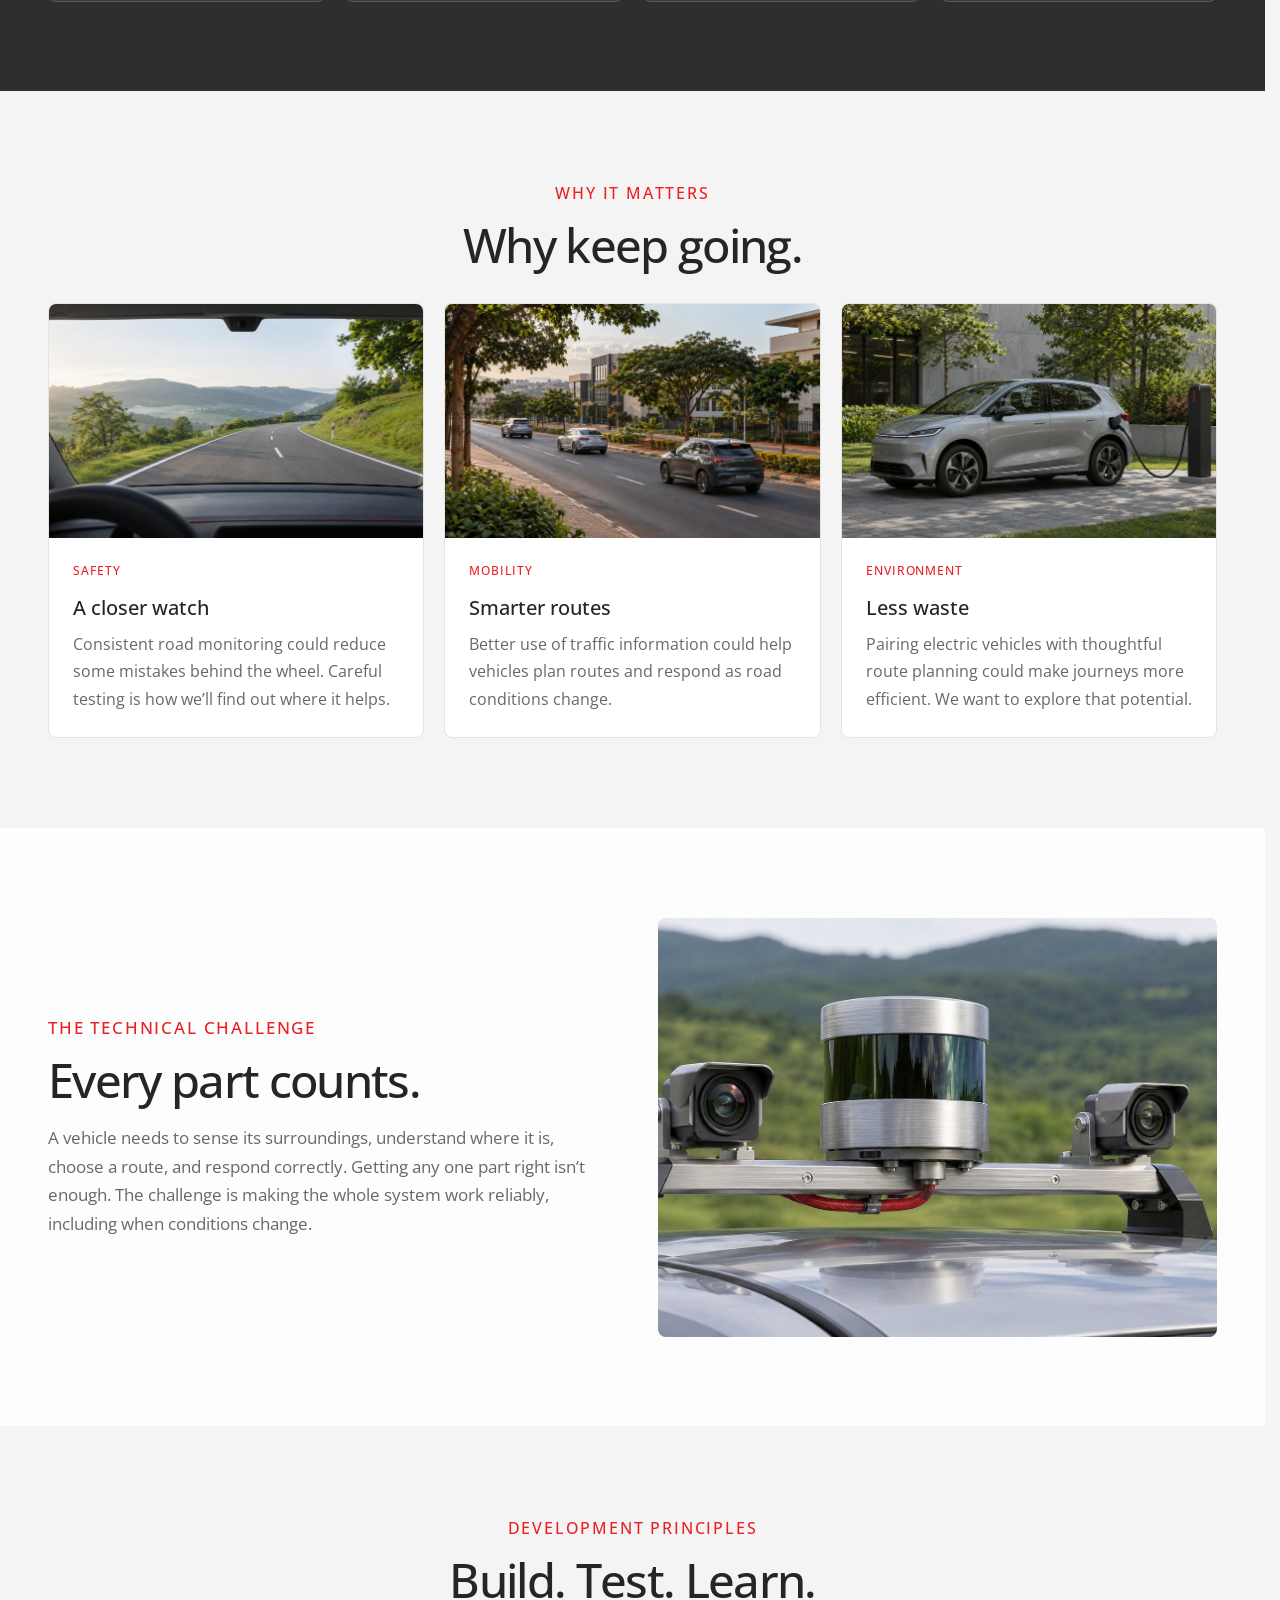
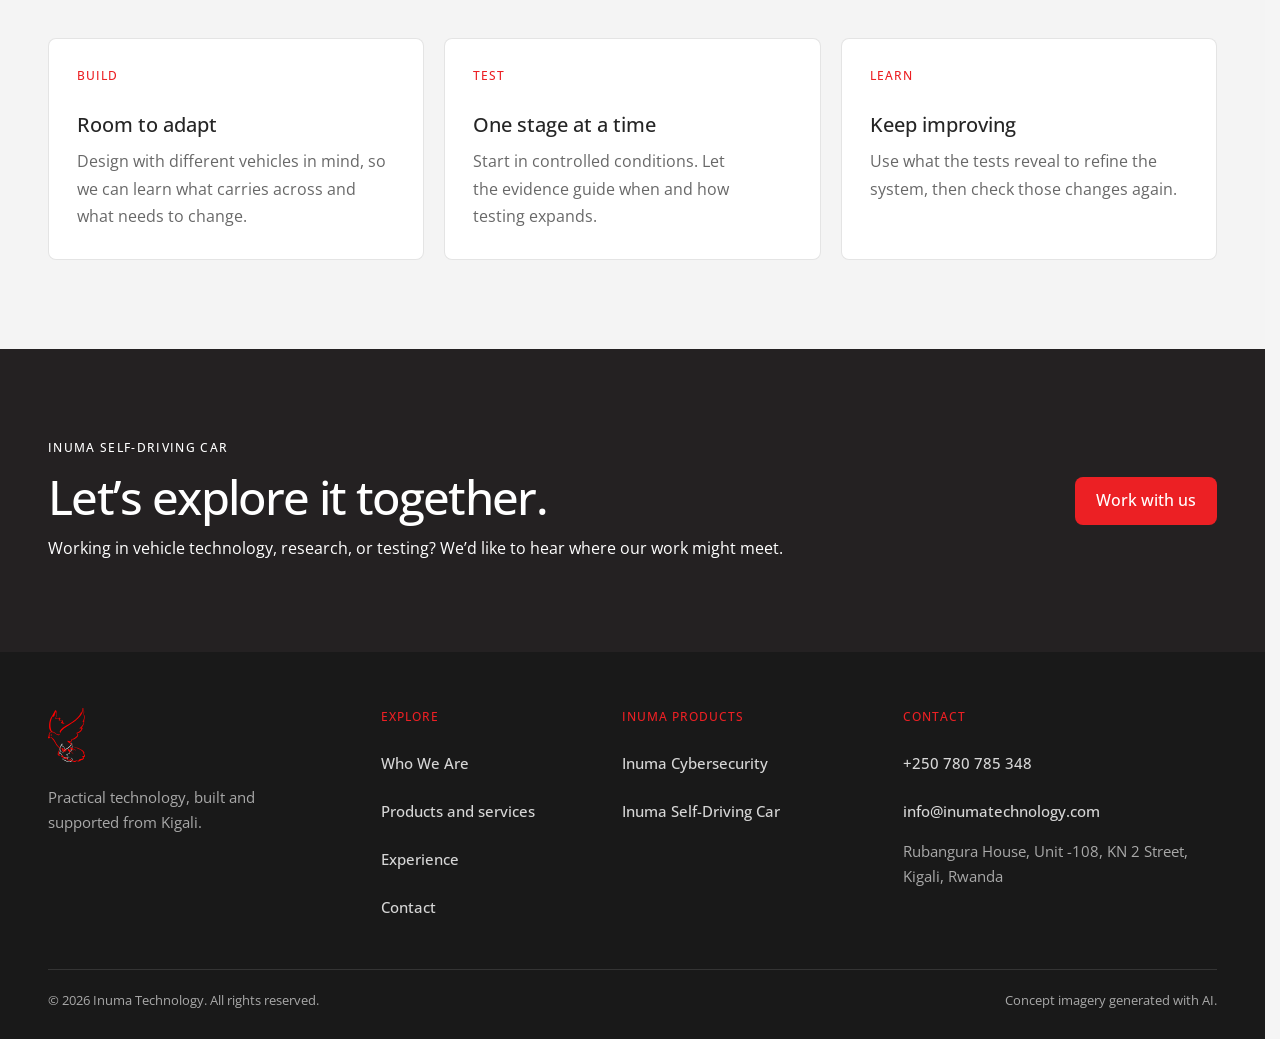
<file: self-driving.html>
<!DOCTYPE html>
<html lang="en">
  <head>
    <meta charset="UTF-8" />
    <meta name="viewport" content="width=device-width, initial-scale=1.0" />
    <meta name="description" content="Inuma Self-Driving Car is a long-term research project exploring adaptable Level 4 autonomous driving technology." />
    <title>Inuma Self-Driving Car | Level 4 Research</title>
    <link rel="preload" as="image" href="assets/ai/autonomous-research.jpg" />
    <link rel="stylesheet" href="styles.css" />
    <link rel="stylesheet" href="responsive.css" />
  </head>
  <body class="product-page self-driving-page">
    <a class="skip-link" href="#main-content">Skip to content</a>
    <div class="topline"><p>Kigali, Rwanda</p><div><a href="tel:+250780785348">+250 780 785 348</a><a href="mailto:info@inumatechnology.com">info@inumatechnology.com</a></div></div>
    <header class="site-header is-product-header" data-header>
      <a class="brand brand--interactive" href="index.html" aria-label="Inuma Technology home">
        <img class="brand-mark" src="assets/inuma-nav-mark.svg" alt="" aria-hidden="true" width="353" height="509" />
        <img class="brand-lockup" src="assets/inuma-tech-logo.svg" alt="" aria-hidden="true" width="404" height="141" />
      </a>
      <button class="nav-toggle" type="button" aria-label="Open navigation" aria-expanded="false" aria-controls="primary-navigation" data-nav-toggle><span></span><span></span></button>
      <nav id="primary-navigation" class="site-nav" aria-label="Primary navigation" data-nav>
        <a href="who-we-are.html">Who We Are</a>
        <details class="nav-dropdown"><summary>Products and Services</summary><div class="nav-dropdown-menu"><a href="cybersecurity.html">Inuma Cybersecurity</a><a aria-current="page" href="self-driving.html">Inuma Self-Driving Car</a></div></details>
        <a href="index.html#experience">Experience</a><a class="nav-cta" href="#contact">Talk to us</a>
      </nav>
    </header>

    <main id="main-content" tabindex="-1">
      <section class="product-hero product-hero-driving" aria-labelledby="product-title">
        <div class="product-hero-media" aria-hidden="true"><img src="assets/ai/autonomous-research.jpg" alt="" fetchpriority="high" width="1672" height="941" /></div>
        <div class="product-hero-inner" data-reveal>
          <p class="product-kicker">Inuma Self-Driving Car · Research project</p>
          <h1 id="product-title">The road to Level 4.</h1>
          <p>We’re researching a self-driving system that could adapt to different types of vehicles. It’s a long-term project, built around learning, careful testing, and steady progress.</p>
          <div class="hero-actions"><a class="button button-primary" href="#roadmap">See the roadmap</a><a class="button button-ghost" href="#contact">Work with us</a></div>
        </div>
      </section>

      <section class="section section-paper product-intro">
        <div class="product-intro-grid">
          <div data-reveal><p class="eyebrow">The goal</p><h2>One system. Many vehicles.</h2></div>
          <div data-reveal><p>Our question is simple: could one self-driving system work across different vehicles, instead of being designed for just one?</p><p>Answering it means bringing sensors, software, and vehicle controls together—and testing how they behave as a whole. There’s still a lot to learn before this could become a product.</p></div>
        </div>
      </section>

      <section id="roadmap" class="section section-ink roadmap-section">
        <div class="section-head section-head-dark"><div data-reveal><p class="eyebrow eyebrow-light">Development roadmap</p><h2>The steps ahead.</h2></div><p data-reveal>These are working targets, not promised launch dates. What we learn, along with safety testing, funding, and regulation, will shape the pace.</p></div>
        <div class="roadmap">
          <article data-reveal><span>01</span><strong>Target: 2027</strong><h3>Fit and test</h3><p>Bring the system onto test vehicles and begin trials in controlled conditions.</p></article>
          <article data-reveal><span>02</span><strong>Target: 2028</strong><h3>Make it repeatable</h3><p>Refine the hardware, software, and installation process so the approach can be used again.</p></article>
          <article data-reveal><span>03</span><strong>Target: 2029</strong><h3>Learn from trials</h3><p>Broaden testing with trial vehicles and use the findings to guide improvements.</p></article>
          <article data-reveal><span>04</span><strong>Long term</strong><h3>Everyday journeys</h3><p>Explore a safe, practical path from research to personal autonomous transport.</p></article>
        </div>
      </section>

      <section class="section section-soft">
        <div class="section-title center" data-reveal><p class="eyebrow">Why it matters</p><h2>Why keep going.</h2></div>
        <div class="impact-grid">
          <article class="impact-card" data-reveal><img src="assets/ai/road-awareness.jpg" alt="AI-generated view of a clear road through a research vehicle’s windscreen" loading="lazy" decoding="async" width="1672" height="941" /><div><span>Safety</span><h3>A closer watch</h3><p>Consistent road monitoring could reduce some mistakes behind the wheel. Careful testing is how we’ll find out where it helps.</p></div></article>
          <article class="impact-card" data-reveal><img src="assets/ai/connected-mobility.jpg" alt="AI-generated concept of vehicles moving along a tree-lined urban road" loading="lazy" decoding="async" width="1672" height="941" /><div><span>Mobility</span><h3>Smarter routes</h3><p>Better use of traffic information could help vehicles plan routes and respond as road conditions change.</p></div></article>
          <article class="impact-card" data-reveal><img src="assets/ai/electric-journeys.jpg" alt="AI-generated concept of an electric vehicle connected to a charging point" loading="lazy" decoding="async" width="1672" height="941" /><div><span>Environment</span><h3>Less waste</h3><p>Pairing electric vehicles with thoughtful route planning could make journeys more efficient. We want to explore that potential.</p></div></article>
        </div>
      </section>

      <section class="section section-paper technical-section">
        <div class="feature">
          <div class="feature-copy" data-reveal><p class="eyebrow">The technical challenge</p><h2>Every part counts.</h2><p>A vehicle needs to sense its surroundings, understand where it is, choose a route, and respond correctly. Getting any one part right isn’t enough. The challenge is making the whole system work reliably, including when conditions change.</p></div>
          <div class="feature-media" data-reveal><img src="assets/ai/vehicle-sensors.jpg" alt="AI-generated concept of lidar and camera sensors on a vehicle roof" loading="lazy" decoding="async" width="1672" height="941" /></div>
        </div>
      </section>

      <section class="section section-soft process-lite">
        <div class="section-title center" data-reveal><p class="eyebrow">Development principles</p><h2>Build. Test. Learn.</h2></div>
        <div class="solution-grid">
          <article data-reveal><span>Build</span><h3>Room to adapt</h3><p>Design with different vehicles in mind, so we can learn what carries across and what needs to change.</p></article>
          <article data-reveal><span>Test</span><h3>One stage at a time</h3><p>Start in controlled conditions. Let the evidence guide when and how testing expands.</p></article>
          <article data-reveal><span>Learn</span><h3>Keep improving</h3><p>Use what the tests reveal to refine the system, then check those changes again.</p></article>
        </div>
      </section>

      <section id="contact" class="cta-band">
        <div data-reveal><p class="eyebrow eyebrow-light">Inuma Self-Driving Car</p><h2>Let’s explore it together.</h2><p>Working in vehicle technology, research, or testing? We’d like to hear where our work might meet.</p></div>
        <a class="button button-primary" href="mailto:info@inumatechnology.com?subject=Inuma%20Self-Driving%20Car">Work with us</a>
      </section>
    </main>

    <footer class="site-footer">
      <div class="footer-main"><div class="footer-brand"><a class="brand brand--interactive" href="index.html" aria-label="Inuma Technology home"><img class="brand-mark" src="assets/inuma-nav-mark.svg" alt="" aria-hidden="true" width="353" height="509" /><img class="brand-lockup" src="assets/inuma-tech-logo.svg" alt="" aria-hidden="true" width="404" height="141" /></a><p>Practical technology, built and supported from Kigali.</p></div><nav class="footer-links" aria-label="Footer navigation"><span>Explore</span><a href="who-we-are.html">Who We Are</a><a href="index.html#products-services">Products and services</a><a href="index.html#experience">Experience</a><a href="#contact">Contact</a></nav><nav class="footer-links footer-products" aria-label="Inuma products"><span>Inuma products</span><a href="cybersecurity.html">Inuma Cybersecurity</a><a aria-current="page" href="self-driving.html">Inuma Self-Driving Car</a></nav><div class="footer-contact"><span>Contact</span><a href="tel:+250780785348">+250 780 785 348</a><a href="mailto:info@inumatechnology.com">info@inumatechnology.com</a><p>Rubangura House, Unit -108, KN 2 Street, Kigali, Rwanda</p></div></div>
      <div class="footer-bottom"><p>&copy; 2026 Inuma Technology. All rights reserved.</p><p>Concept imagery generated with AI.</p></div>
    </footer>
    <script src="scripts/main.js"></script>
  </body>
</html>
</file>
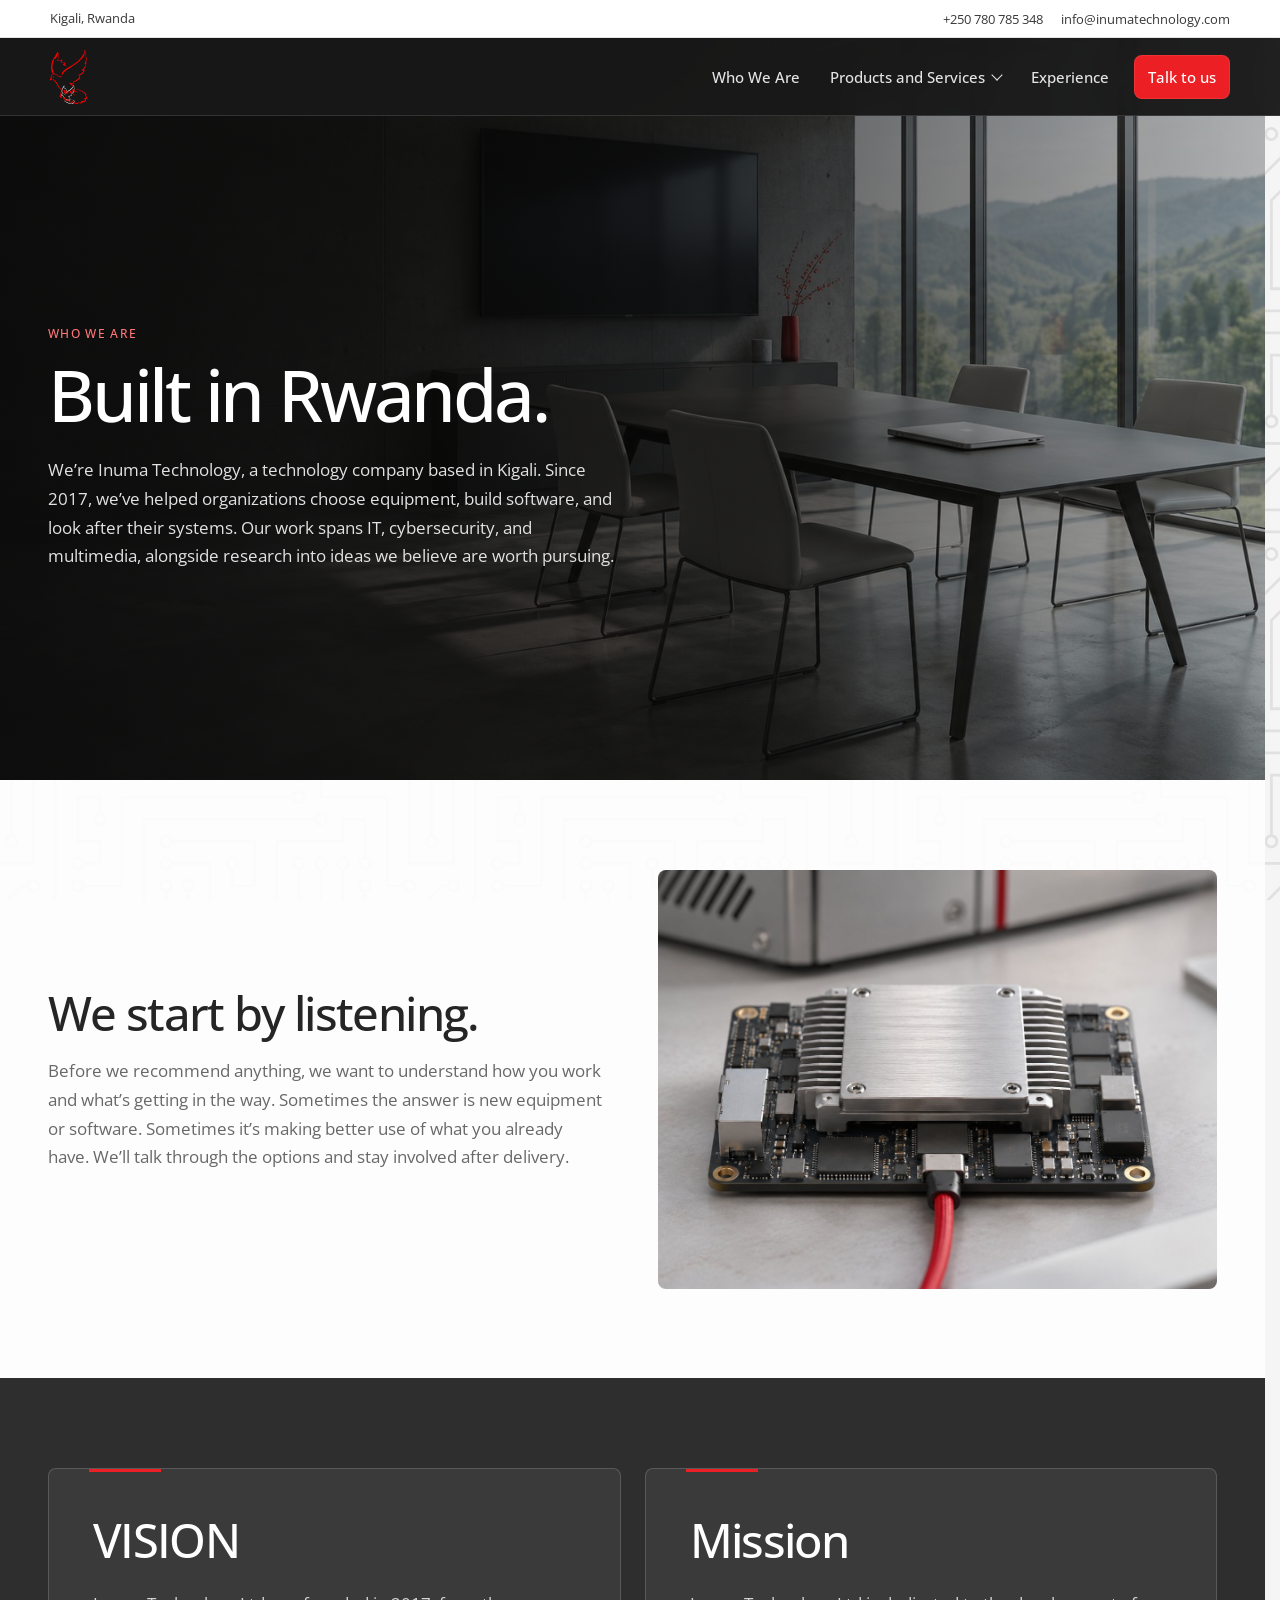
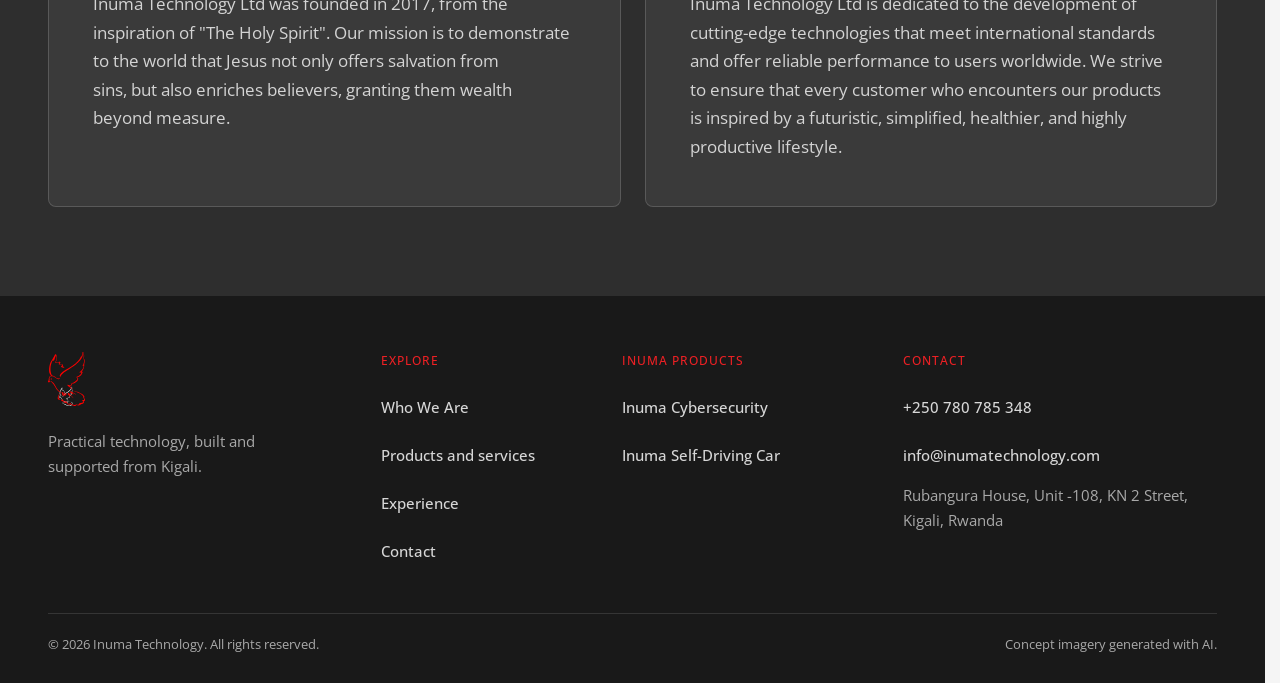
<file: who-we-are.html>
<!DOCTYPE html>
<html lang="en">
  <head>
    <meta charset="UTF-8" />
    <meta name="viewport" content="width=device-width, initial-scale=1.0" />
    <meta name="description" content="Meet Inuma Technology, a Kigali-based team building and supporting practical technology for organizations in Rwanda and beyond." />
    <title>Who We Are | Inuma Technology</title>
    <link rel="preload" as="image" href="assets/ai/future-workspace.jpg" />
    <link rel="stylesheet" href="styles.css" />
    <link rel="stylesheet" href="responsive.css" />
  </head>
  <body class="product-page about-page">
    <a class="skip-link" href="#main-content">Skip to content</a>
    <div class="topline"><p>Kigali, Rwanda</p><div><a href="tel:+250780785348">+250 780 785 348</a><a href="mailto:info@inumatechnology.com">info@inumatechnology.com</a></div></div>

    <header class="site-header is-product-header" data-header>
      <a class="brand brand--interactive" href="index.html" aria-label="Inuma Technology home">
        <img class="brand-mark" src="assets/inuma-nav-mark.svg" alt="" aria-hidden="true" width="353" height="509" />
        <img class="brand-lockup" src="assets/inuma-tech-logo.svg" alt="" aria-hidden="true" width="404" height="141" />
      </a>
      <button class="nav-toggle" type="button" aria-label="Open navigation" aria-expanded="false" aria-controls="primary-navigation" data-nav-toggle><span></span><span></span></button>
      <nav id="primary-navigation" class="site-nav" aria-label="Primary navigation" data-nav>
        <a aria-current="page" href="who-we-are.html">Who We Are</a>
        <details class="nav-dropdown">
          <summary>Products and Services</summary>
          <div class="nav-dropdown-menu"><a href="cybersecurity.html">Inuma Cybersecurity</a><a href="self-driving.html">Inuma Self-Driving Car</a></div>
        </details>
        <a href="index.html#experience">Experience</a><a class="nav-cta" href="index.html#contact">Talk to us</a>
      </nav>
    </header>

    <main id="main-content" tabindex="-1">
      <section class="product-hero about-hero" aria-labelledby="about-title">
        <div class="product-hero-media" aria-hidden="true"><img src="assets/ai/future-workspace.jpg" alt="" fetchpriority="high" width="1672" height="941" /></div>
        <div class="product-hero-inner" data-reveal>
          <p class="product-kicker">WHO WE ARE</p>
          <h1 id="about-title">Built in Rwanda.</h1>
          <p>We’re Inuma Technology, a technology company based in Kigali. Since 2017, we’ve helped organizations choose equipment, build software, and look after their systems. Our work spans IT, cybersecurity, and multimedia, alongside research into ideas we believe are worth pursuing.</p>
        </div>
      </section>

      <section class="section section-paper who-special-section">
        <div class="feature">
          <div class="feature-copy" data-reveal>
            <h2>We start by listening.</h2>
            <p>Before we recommend anything, we want to understand how you work and what’s getting in the way. Sometimes the answer is new equipment or software. Sometimes it’s making better use of what you already have. We’ll talk through the options and stay involved after delivery.</p>
          </div>
          <div class="feature-media" data-reveal><img src="assets/ai/innovation-detail.jpg" alt="AI-generated close-up of a computing module on an engineering workbench" loading="lazy" decoding="async" width="1672" height="941" /></div>
        </div>
      </section>

      <section class="section section-ink who-principles-section" aria-label="Mission and vision">
        <div class="who-principles">
          <article data-reveal>
            <h2>VISION</h2>
            <p>Inuma Technology Ltd was founded in 2017, from the inspiration of "The Holy Spirit". Our mission is to demonstrate to the world that Jesus not only offers salvation from sins, but also enriches believers, granting them wealth beyond measure.</p>
          </article>
          <article data-reveal>
            <h2>Mission</h2>
            <p>Inuma Technology Ltd is dedicated to the development of cutting-edge technologies that meet international standards and offer reliable performance to users worldwide. We strive to ensure that every customer who encounters our products is inspired by a futuristic, simplified, healthier, and highly productive lifestyle.</p>
          </article>
        </div>
      </section>
    </main>

    <footer class="site-footer">
      <div class="footer-main"><div class="footer-brand"><a class="brand brand--interactive" href="index.html" aria-label="Inuma Technology home"><img class="brand-mark" src="assets/inuma-nav-mark.svg" alt="" aria-hidden="true" width="353" height="509" /><img class="brand-lockup" src="assets/inuma-tech-logo.svg" alt="" aria-hidden="true" width="404" height="141" /></a><p>Practical technology, built and supported from Kigali.</p></div><nav class="footer-links" aria-label="Footer navigation"><span>Explore</span><a aria-current="page" href="who-we-are.html">Who We Are</a><a href="index.html#products-services">Products and services</a><a href="index.html#experience">Experience</a><a href="index.html#contact">Contact</a></nav><nav class="footer-links footer-products" aria-label="Inuma products"><span>Inuma products</span><a href="cybersecurity.html">Inuma Cybersecurity</a><a href="self-driving.html">Inuma Self-Driving Car</a></nav><div class="footer-contact"><span>Contact</span><a href="tel:+250780785348">+250 780 785 348</a><a href="mailto:info@inumatechnology.com">info@inumatechnology.com</a><p>Rubangura House, Unit -108, KN 2 Street, Kigali, Rwanda</p></div></div>
      <div class="footer-bottom"><p>&copy; 2026 Inuma Technology. All rights reserved.</p><p>Concept imagery generated with AI.</p></div>
    </footer>
    <script src="scripts/main.js"></script>
  </body>
</html>
</file>
<file: styles.css>
@import url("https://fonts.googleapis.com/css2?family=Open+Sans:wght@300..800&display=swap");

:root {
  --red: #ec2024;
  --red-dark: #ec2024;
  --brand: #ec2024;
  --ink: #252525;
  --ink-2: #383838;
  --slate: #686868;
  --paper: #ffffff;
  --soft: #f5f5f5;
  --warm: #fafafa;
  --line: rgba(37, 37, 37, 0.12);
  --line-dark: rgba(37, 37, 37, 0.14);
  --section-dark: rgba(32, 29, 30, 0.96);
  --max: 1180px;
  --backdrop-pattern: url("assets/pattern-circuit-board.svg");
  --backdrop-pattern-size: 420px 420px;
}

* {
  box-sizing: border-box;
}

html {
  background: var(--soft);
  scroll-behavior: smooth;
}

[id] {
  scroll-margin-top: 118px;
}

body {
  position: relative;
  isolation: isolate;
  margin: 0;
  color: var(--ink);
  background: #efeeee;
  font-family: "Open Sans", "Helvetica Neue", Arial, sans-serif;
  font-weight: 400;
  letter-spacing: 0;
  overflow-x: hidden;
}

body::before {
  content: "";
  position: fixed;
  inset: 0;
  z-index: 0;
  background-image: var(--backdrop-pattern);
  background-position: center top;
  background-size: var(--backdrop-pattern-size);
  opacity: 0.08;
  filter: drop-shadow(1px 1px 0 rgba(255, 255, 255, 0.92));
  pointer-events: none;
}

body > header,
body > main,
body > footer {
  position: relative;
  z-index: 1;
}

body.nav-open {
  overflow: hidden;
}

img,
svg {
  display: block;
}

img {
  max-width: 100%;
}

a {
  color: inherit;
  text-decoration: none;
}

button {
  font: inherit;
}

h1,
h2,
h3,
p {
  margin-top: 0;
}

h1 {
  max-width: 760px;
  margin-bottom: 24px;
  color: var(--ink);
  font-size: 5.9rem;
  line-height: 0.92;
  font-weight: 500;
  overflow-wrap: break-word;
  text-wrap: balance;
}

h1 span {
  display: block;
}

h2 {
  max-width: 850px;
  margin-bottom: 18px;
  color: var(--ink);
  font-size: 3.55rem;
  line-height: 1;
  font-weight: 500;
  text-wrap: balance;
}

h3 {
  margin-bottom: 10px;
  color: var(--ink);
  font-size: 1.25rem;
  line-height: 1.2;
  font-weight: 500;
}

p {
  color: var(--slate);
  line-height: 1.72;
}

strong,
b {
  font-weight: 500;
}

.topline {
  position: fixed;
  z-index: 40;
  top: 0;
  left: 0;
  right: 0;
  min-height: 38px;
  display: flex;
  align-items: center;
  justify-content: space-between;
  gap: 18px;
  padding: 0 max(18px, calc((100vw - var(--max)) / 2));
  color: var(--ink-2);
  background: #ffffff;
  border-bottom: 1px solid var(--line);
  font-size: 0.82rem;
}

.topline p {
  margin: 0;
  color: inherit;
  line-height: 1.3;
}

.topline div {
  display: flex;
  align-items: center;
  gap: 18px;
  white-space: nowrap;
}

.topline a:hover,
.topline a:focus-visible {
  color: var(--brand);
  outline: none;
}

.site-header {
  position: fixed;
  z-index: 35;
  top: 38px;
  left: 0;
  right: 0;
  min-height: 78px;
  display: flex;
  align-items: center;
  justify-content: space-between;
  gap: 26px;
  padding: 10px max(18px, calc((100vw - var(--max)) / 2));
  color: var(--paper);
  background: rgba(24, 24, 24, 0.96);
  border-bottom: 1px solid rgba(255, 255, 255, 0.12);
  backdrop-filter: blur(18px);
  transition: background 180ms ease, box-shadow 180ms ease;
}

.site-header.is-scrolled {
  background: #181818;
  box-shadow: 0 14px 36px rgba(0, 0, 0, 0.24);
}

.brand {
  display: inline-flex;
  align-items: center;
  flex: 0 0 auto;
}

.brand img {
  width: 188px;
  height: 54px;
  object-fit: contain;
  object-position: left center;
}

.site-nav {
  display: flex;
  align-items: center;
  justify-content: flex-end;
  gap: 4px;
}

.site-nav a {
  min-height: 42px;
  display: inline-flex;
  align-items: center;
  justify-content: center;
  padding: 0 13px;
  color: #e5e5e5;
  border-radius: 8px;
  font-size: 0.94rem;
  font-weight: 500;
  transition: color 160ms ease, background 160ms ease, border-color 160ms ease;
}

.site-nav a:hover,
.site-nav a:focus-visible {
  color: var(--paper);
  background: rgba(255, 255, 255, 0.1);
  outline: none;
}

.site-nav .nav-cta {
  display: none;
  margin-left: 8px;
  color: var(--paper);
  background: var(--red);
  border: 1px solid rgba(255, 255, 255, 0.08);
}

.site-header.is-past-hero .site-nav .nav-cta {
  display: inline-flex;
}

.site-nav .nav-cta:hover,
.site-nav .nav-cta:focus-visible {
  background: var(--red-dark);
}

.nav-toggle {
  width: 46px;
  height: 46px;
  display: none;
  align-content: center;
  justify-items: center;
  gap: 6px;
  padding: 0;
  color: var(--paper);
  background: transparent;
  border: 1px solid rgba(255, 255, 255, 0.22);
  border-radius: 8px;
  cursor: pointer;
}

.nav-toggle span {
  width: 19px;
  height: 2px;
  display: block;
  background: currentColor;
  transition: transform 180ms ease;
}

.nav-toggle.is-open span:first-child {
  transform: translateY(4px) rotate(45deg);
}

.nav-toggle.is-open span:last-child {
  transform: translateY(-4px) rotate(-45deg);
}

.hero {
  position: relative;
  min-height: 94svh;
  display: grid;
  align-items: end;
  padding: 172px 24px 34px;
  color: var(--ink);
  background: #ededed;
  overflow: hidden;
}

.hero::before {
  content: "";
  position: absolute;
  inset: 0;
  z-index: 1;
  background: linear-gradient(
    90deg,
    rgba(12, 14, 16, 0.68) 0%,
    rgba(12, 14, 16, 0.5) 58%,
    rgba(12, 14, 16, 0.62) 100%
  );
}

.hero-media {
  position: absolute;
  inset: 0;
}

.hero-media img {
  width: 100%;
  height: 100%;
  object-fit: cover;
  object-position: 68% center;
}

.hero-inner {
  position: relative;
  z-index: 2;
  width: min(100%, var(--max));
  display: grid;
  grid-template-columns: minmax(0, 1fr) minmax(300px, 0.38fr);
  gap: 44px;
  align-items: end;
  margin-inline: auto;
}

.hero-copy {
  min-width: 0;
  padding: 32px;
  background: rgba(255, 255, 255, 0.84);
  border: 1px solid rgba(37, 37, 37, 0.14);
  border-radius: 8px;
  box-shadow: 0 20px 48px rgba(37, 37, 37, 0.12);
}

.hero-lead {
  max-width: 760px;
  margin-bottom: 0;
  color: var(--slate);
  font-size: 1.18rem;
}

.hero-actions {
  display: flex;
  flex-wrap: wrap;
  align-items: center;
  gap: 12px;
  margin-top: 34px;
}

.button {
  min-height: 50px;
  display: inline-flex;
  align-items: center;
  justify-content: center;
  padding: 0 20px;
  border: 1px solid transparent;
  border-radius: 8px;
  font-weight: 500;
  line-height: 1.2;
  transition: transform 160ms ease, background 160ms ease, border-color 160ms ease, color 160ms ease;
}

.button:hover,
.button:focus-visible {
  outline: none;
  transform: translateY(-2px);
}

.button-primary {
  color: var(--paper);
  background: var(--red);
}

.button-primary:hover,
.button-primary:focus-visible {
  background: var(--red-dark);
}

.button-secondary {
  color: var(--brand);
  background: var(--paper);
  border-color: #bdbdbd;
}

.button-secondary:hover,
.button-secondary:focus-visible {
  background: #f5f5f5;
}

.hero-panel {
  display: grid;
  gap: 0;
  padding: 10px;
  background: rgba(255, 255, 255, 0.72);
  border: 1px solid #d2d2d2;
  border-radius: 8px;
  backdrop-filter: blur(14px);
}

.hero-panel div {
  min-height: 92px;
  display: grid;
  align-content: center;
  padding: 18px;
  border-bottom: 1px solid var(--line);
}

.hero-panel div:last-child {
  border-bottom: 0;
}

.hero-panel span,
.hero-panel strong {
  display: block;
}

.hero-panel span {
  margin-bottom: 6px;
  color: var(--slate);
  font-size: 0.74rem;
  font-weight: 500;
  text-transform: uppercase;
}

.hero-panel strong {
  color: var(--ink);
  font-size: 1.2rem;
  line-height: 1.25;
}

.section {
  position: relative;
  isolation: isolate;
  padding: 98px 24px;
  overflow: hidden;
}

.section-paper {
  background: rgba(255, 255, 255, 0.88);
}

.section-soft {
  background: rgba(245, 245, 245, 0.88);
}

.section-ink {
  color: var(--paper);
  background: rgba(38, 38, 38, 0.96);
}

.section-head,
.about-intro,
.purpose-grid,
.service-grid,
.proof-inner,
.split,
.supply-layout,
.feature,
.development-grid,
.process-grid,
.partner-grid,
.growth-grid,
.client-groups,
.client-list,
.team-grid,
.section-title,
.contact-section {
  width: min(100%, var(--max));
  margin-inline: auto;
}

.about-section,
.services-section,
.capabilities-section,
.cybersecurity-section,
.development-section {
  position: relative;
}

.about-section {
  background-color: rgba(250, 248, 248, 0.88);
}

.about-section::after {
  content: "";
  position: absolute;
  width: 520px;
  height: 520px;
  right: -220px;
  bottom: -310px;
  z-index: 0;
  background: radial-gradient(circle, rgba(236, 32, 36, 0.18), rgba(236, 32, 36, 0) 68%);
  pointer-events: none;
}

.about-section > *,
.services-section > *,
.capabilities-section > *,
.cybersecurity-section > *,
.development-section > * {
  position: relative;
  z-index: 1;
}

.services-section {
  background-color: rgba(244, 243, 243, 0.88);
}

.capabilities-section {
  background-color: rgba(247, 247, 247, 0.88);
  background-image: linear-gradient(145deg, rgba(250, 250, 250, 0.88) 0%, rgba(238, 238, 238, 0.88) 100%);
}

.development-section {
  background: linear-gradient(135deg, rgba(255, 255, 255, 0.88) 0%, rgba(255, 255, 255, 0.88) 68%, rgba(248, 237, 237, 0.88) 100%);
}

.about-intro {
  display: grid;
  grid-template-columns: minmax(0, 0.9fr) minmax(280px, 0.62fr);
  gap: 64px;
  align-items: start;
}

.about-intro > div:last-child {
  padding-top: 30px;
  font-size: 1.03rem;
}

.about-intro .foundation-note {
  padding-top: 18px;
  border-top: 1px solid var(--line);
  color: var(--ink-2);
  font-weight: 500;
}

.team-grid p {
  margin-bottom: 0;
}

.section-head {
  display: grid;
  grid-template-columns: minmax(0, 0.9fr) minmax(280px, 0.48fr);
  gap: 54px;
  align-items: end;
  margin-bottom: 48px;
}

.section-head > p {
  margin-bottom: 4px;
  font-size: 1.03rem;
}

.section-head > :only-child {
  grid-column: 1 / -1;
}

.section-head-dark h2,
.section-ink h2,
.section-ink h3 {
  color: var(--paper);
}

.section-head-dark p,
.section-ink p {
  color: #cfcfcf;
}

.section-title {
  margin-bottom: 44px;
}

.section-title p {
  max-width: 720px;
  font-size: 1.03rem;
}

.section-title.center {
  text-align: center;
}

.section-title.center h2,
.section-title.center p {
  margin-left: auto;
  margin-right: auto;
}

.service-grid {
  display: grid;
  grid-template-columns: repeat(3, minmax(0, 1fr));
  gap: 14px;
}

.service-card {
  min-height: 520px;
  display: grid;
  grid-template-rows: 260px minmax(0, 1fr);
  overflow: hidden;
  background: var(--soft);
  border: 1px solid var(--line);
  border-radius: 8px;
  transition: transform 180ms ease, border-color 180ms ease, box-shadow 180ms ease;
}

.service-card:hover {
  border-color: rgba(37, 37, 37, 0.24);
  box-shadow: 0 22px 56px rgba(37, 37, 37, 0.1);
  transform: translateY(-3px);
}

.service-card-featured {
  background: #f1f1f1;
}

.service-grid > .service-card:only-child {
  grid-column: 1 / -1;
}

@media (min-width: 861px) {
  .service-grid > .service-card:only-child {
    min-height: 300px;
    grid-template-columns: repeat(2, minmax(0, 1fr));
    grid-template-rows: auto;
  }

  .service-grid > .service-card:only-child > img {
    height: 100%;
    min-height: 300px;
  }
}

.service-card img {
  width: 100%;
  height: 260px;
  object-fit: cover;
}

.service-card-featured img {
  object-position: center 42%;
}

.service-card div {
  display: flex;
  flex-direction: column;
  padding: 26px;
}

.service-card span {
  margin-bottom: 54px;
  color: var(--brand);
  font-size: 0.82rem;
  font-weight: 500;
}

.service-card-featured span {
  color: var(--brand);
}

.service-card-featured h3 {
  color: var(--ink);
}

.service-card-featured p {
  color: var(--slate);
}

.service-card p {
  margin-bottom: 0;
}

.service-card a {
  width: fit-content;
  margin-top: auto;
  padding-top: 22px;
  color: var(--red);
  font-weight: 500;
}

.service-card-featured a {
  color: var(--red);
}

.service-card a:hover,
.service-card a:focus-visible {
  color: var(--red-dark);
  outline: none;
}

.split {
  display: grid;
  grid-template-columns: minmax(0, 0.96fr) minmax(0, 1.04fr);
  gap: 56px;
  align-items: center;
}

.split-reverse .split-media {
  order: 2;
}

.split-media {
  height: 560px;
  overflow: hidden;
  border-radius: 8px;
  background: #e7e7e7;
  box-shadow: 0 28px 70px rgba(0, 0, 0, 0.24);
}

.split-media img {
  width: 100%;
  height: 100%;
  object-fit: cover;
}

.split-copy p {
  max-width: 660px;
  font-size: 1.04rem;
}

.tag-list {
  display: flex;
  flex-wrap: wrap;
  gap: 10px;
  margin-top: 28px;
}

.tag-list span {
  min-height: 42px;
  display: inline-flex;
  align-items: center;
  padding: 0 14px;
  color: var(--brand);
  background: var(--paper);
  border: 1px solid var(--line-dark);
  border-radius: 8px;
  font-size: 0.92rem;
  font-weight: 500;
}

.supply-layout {
  display: grid;
  grid-template-columns: minmax(0, 0.58fr) minmax(0, 1fr);
  gap: 58px;
  align-items: start;
}

.capability-stack {
  display: grid;
  gap: 12px;
}

.capability-stack article {
  min-height: 152px;
  display: grid;
  grid-template-columns: 64px minmax(0, 1fr);
  gap: 22px;
  padding: 26px;
  background: var(--paper);
  border: 1px solid var(--line);
  border-radius: 8px;
  transition: transform 160ms ease, box-shadow 160ms ease, border-color 160ms ease;
}

.capability-stack article:hover {
  border-color: rgba(37, 37, 37, 0.24);
  box-shadow: 0 18px 46px rgba(37, 37, 37, 0.08);
  transform: translateY(-2px);
}

.capability-stack span {
  color: var(--brand);
  font-size: 0.84rem;
  font-weight: 500;
}

.capability-stack p {
  margin-bottom: 0;
}

.feature {
  display: grid;
  grid-template-columns: minmax(0, 0.9fr) minmax(0, 1.1fr);
  gap: 56px;
  align-items: center;
}

.feature-copy p {
  max-width: 680px;
  font-size: 1.04rem;
}

.feature-media {
  height: 520px;
  overflow: hidden;
  border-radius: 8px;
  background: #e7e7e7;
}

.feature-media img {
  width: 100%;
  height: 100%;
  object-fit: cover;
  object-position: 62% center;
}

.cybersecurity-media img {
  object-position: center;
}

.development-grid {
  display: grid;
  grid-template-columns: repeat(3, minmax(0, 1fr));
  gap: 0;
  margin-top: 52px;
  border-top: 1px solid var(--line);
  border-bottom: 1px solid var(--line);
}

.development-grid article {
  min-height: 290px;
  padding: 28px 24px;
  border-right: 1px solid var(--line);
}

.development-grid article:last-child {
  border-right: 0;
}

.development-grid span {
  display: block;
  margin-bottom: 82px;
  color: var(--red);
  font-size: 0.82rem;
  font-weight: 500;
  text-transform: uppercase;
}

.development-grid p {
  margin-bottom: 0;
}

.process-section {
  position: relative;
  isolation: isolate;
  padding-top: 104px;
  background: var(--section-dark);
  overflow: hidden;
}

.process-section > * {
  position: relative;
  z-index: 1;
}

.process-section h2,
.process-section h3 {
  color: var(--paper);
}

.process-section p {
  color: #cfcfcf;
}

.process-section .process-grid {
  border-top-color: rgba(255, 255, 255, 0.18);
}

.process-section .process-grid article {
  border-right-color: rgba(255, 255, 255, 0.18);
}

.process-grid {
  display: grid;
  grid-template-columns: repeat(4, minmax(0, 1fr));
  border-top: 1px solid var(--line-dark);
}

.process-grid article {
  min-height: 300px;
  padding: 28px 24px 16px;
  border-right: 1px solid var(--line-dark);
}

.process-grid article:last-child {
  border-right: 0;
}

.process-grid span {
  display: block;
  margin-bottom: 82px;
  color: var(--red);
  font-size: 0.86rem;
  font-weight: 500;
}

.process-grid p {
  margin-bottom: 0;
}

.partners-section {
  position: relative;
  isolation: isolate;
  background-color: rgba(246, 244, 244, 0.88);
  overflow: hidden;
}

.partners-section::after {
  content: "";
  position: absolute;
  width: 560px;
  height: 560px;
  left: -260px;
  bottom: -360px;
  z-index: 0;
  background: radial-gradient(circle, rgba(236, 32, 36, 0.17), rgba(236, 32, 36, 0) 70%);
  pointer-events: none;
}

.partners-section > * {
  position: relative;
  z-index: 1;
}

.partner-grid {
  display: grid;
  grid-template-columns: repeat(5, minmax(0, 1fr));
  gap: 12px;
}

.partner-logo {
  min-height: 112px;
  display: grid;
  place-items: center;
  padding: 22px;
  background: rgba(255, 255, 255, 0.9);
  border: 1px solid var(--line);
  border-radius: 8px;
  transition: transform 160ms ease, border-color 160ms ease, box-shadow 160ms ease;
}

.partner-logo:hover {
  border-color: rgba(37, 37, 37, 0.2);
  box-shadow: 0 14px 34px rgba(37, 37, 37, 0.07);
  transform: translateY(-2px);
}

.partner-logo img {
  width: 100%;
  max-width: 165px;
  max-height: 68px;
  object-fit: contain;
}

.partner-logo.partner-logo--large {
  padding: 14px;
}

.partner-logo--large img {
  max-width: 190px;
  max-height: 82px;
}

.partner-logo.partner-logo--xl {
  padding: 8px;
}

.partner-logo--xl img {
  max-width: 215px;
  max-height: 90px;
}

.client-list {
  display: flex;
  flex-wrap: wrap;
  justify-content: center;
  gap: 9px;
  margin-top: 22px;
}

.client-list span {
  padding: 11px 15px;
  color: var(--ink-2);
  background: var(--paper);
  border: 1px solid var(--line);
  border-radius: 8px;
  font-size: 0.9rem;
  font-weight: 500;
}

.client-list {
  max-width: 1040px;
  margin-top: 34px;
}

.client-groups {
  margin-top: 36px;
}

.client-group-title {
  margin: 0;
  color: #f1f1f1;
  font-size: 0.78rem;
  font-weight: 500;
  letter-spacing: 0.08em;
  text-align: center;
  text-transform: uppercase;
}

.client-groups .client-list {
  margin-top: 14px;
}

.client-groups .client-group-title:not(:first-child) {
  margin-top: 38px;
}

.experience-section {
  position: relative;
  isolation: isolate;
  color: var(--paper);
  background: var(--section-dark);
  overflow: hidden;
}

.experience-section::after {
  content: "";
  position: absolute;
  width: 720px;
  height: 720px;
  top: -420px;
  right: -180px;
  z-index: 0;
  background: radial-gradient(circle, rgba(236, 32, 36, 0.34), rgba(236, 32, 36, 0) 68%);
  pointer-events: none;
}

.experience-section > * {
  position: relative;
  z-index: 1;
}

.experience-section h2 {
  color: var(--paper);
}

.experience-section .section-title p {
  color: #cfcfcf;
}

.experience-section .client-list span {
  color: #f1f1f1;
  background: rgba(255, 255, 255, 0.07);
  border-color: rgba(255, 255, 255, 0.16);
  backdrop-filter: blur(8px);
}

.team-grid {
  display: grid;
  grid-template-columns: repeat(3, minmax(0, 1fr));
  gap: 14px;
}

.team-grid article {
  min-height: 290px;
  padding: 28px;
  background: var(--soft);
  border: 1px solid var(--line);
  border-radius: 8px;
}

.contact-section {
  position: relative;
  isolation: isolate;
  width: 100%;
  max-width: none;
  display: grid;
  place-items: center;
  min-height: 700px;
  padding: 96px 24px;
  color: var(--ink);
  background: #252525;
  overflow: hidden;
}

.contact-section::before {
  content: "";
  position: absolute;
  inset: 0;
  z-index: 1;
  background: linear-gradient(110deg, rgba(20, 20, 20, 0.76) 0%, rgba(25, 25, 25, 0.54) 48%, rgba(25, 25, 25, 0.3) 100%);
}

.contact-image {
  position: absolute;
  inset: 0;
  z-index: 0;
  overflow: hidden;
  background: #eeeeee;
}

.contact-image img {
  width: 100%;
  height: 100%;
  object-fit: cover;
  object-position: center 38%;
  filter: grayscale(0.3) saturate(0.72) contrast(1.05);
  transform: scale(1.015);
}

.contact-card {
  position: relative;
  z-index: 2;
  width: min(100%, 1040px);
  display: grid;
  grid-template-columns: minmax(0, 0.88fr) minmax(0, 1.12fr);
  background: rgba(255, 255, 255, 0.97);
  border: 1px solid rgba(255, 255, 255, 0.3);
  border-radius: 14px;
  box-shadow: 0 30px 80px rgba(0, 0, 0, 0.28);
  backdrop-filter: blur(16px);
  overflow: hidden;
}

.contact-panel {
  position: relative;
  display: flex;
  flex-direction: column;
  justify-content: center;
  padding: 52px 46px;
  color: var(--paper);
  background:
    radial-gradient(circle at 12% 10%, rgba(236, 32, 36, 0.24), transparent 42%),
    #202020;
  overflow: hidden;
}

.contact-panel::after {
  content: "";
  position: absolute;
  right: -76px;
  bottom: -76px;
  width: 210px;
  height: 210px;
  border: 1px solid rgba(255, 255, 255, 0.08);
  border-radius: 50%;
  box-shadow: 0 0 0 34px rgba(255, 255, 255, 0.025), 0 0 0 68px rgba(255, 255, 255, 0.018);
  pointer-events: none;
}

.contact-panel::before {
  content: "";
  position: relative;
  z-index: 1;
  width: 48px;
  height: 4px;
  flex: 0 0 auto;
  margin-bottom: 28px;
  background: var(--red);
  border-radius: 999px;
}

.contact-panel > * {
  position: relative;
  z-index: 1;
}

.contact-panel h2 {
  max-width: 430px;
  margin-bottom: 22px;
  color: var(--paper);
  font-size: clamp(2.5rem, 4.2vw, 4.15rem);
  line-height: 0.96;
}

.contact-panel .contact-intro {
  max-width: 420px;
  margin-bottom: 0;
  color: #d0d0d0;
  font-size: 1.02rem;
}

.contact-topics {
  display: flex;
  flex-wrap: wrap;
  gap: 9px;
  margin-top: 34px;
}

.contact-topics span {
  padding: 8px 11px;
  color: #e5e5e5;
  background: rgba(255, 255, 255, 0.06);
  border: 1px solid rgba(255, 255, 255, 0.12);
  border-radius: 999px;
  font-size: 0.76rem;
  font-weight: 500;
}

.contact-form {
  display: grid;
  align-content: center;
  gap: 22px;
  padding: 46px;
  background: rgba(255, 255, 255, 0.98);
}

.form-grid {
  display: grid;
  grid-template-columns: repeat(2, minmax(0, 1fr));
  gap: 18px;
}

.form-field {
  display: grid;
  gap: 9px;
}

.contact-form label {
  color: var(--ink);
  font-size: 0.76rem;
  font-weight: 500;
  letter-spacing: 0.045em;
  text-transform: uppercase;
}

.contact-form label span {
  color: var(--red);
}

.contact-form input,
.contact-form textarea {
  width: 100%;
  padding: 15px 16px;
  color: var(--ink);
  background: #f7f7f7;
  border: 1px solid var(--line-dark);
  border-radius: 8px;
  font: inherit;
  line-height: 1.45;
  transition: background 160ms ease, border-color 160ms ease, box-shadow 160ms ease;
}

.contact-form input {
  min-height: 54px;
}

.contact-form input::placeholder,
.contact-form textarea::placeholder {
  color: #959595;
  opacity: 1;
}

.contact-form input:hover,
.contact-form textarea:hover {
  border-color: rgba(37, 37, 37, 0.28);
}

.contact-form textarea {
  min-height: 168px;
  resize: vertical;
}

.contact-form input:focus,
.contact-form textarea:focus {
  background: var(--paper);
  border-color: var(--red);
  outline: none;
  box-shadow: 0 0 0 4px rgba(236, 32, 36, 0.11);
}

.form-actions {
  display: flex;
  align-items: center;
  justify-content: space-between;
  gap: 24px;
}

.form-note {
  max-width: 245px;
  margin: 0;
  color: #7a7a7a;
  font-size: 0.79rem;
  line-height: 1.5;
}

.contact-form .button {
  min-width: 190px;
  width: auto;
  display: inline-flex;
  align-items: center;
  justify-content: space-between;
  gap: 24px;
  margin: 0;
  cursor: pointer;
}

.form-honeypot {
  position: absolute;
  left: -10000px;
}

.contact-form .form-status {
  margin: 0;
  padding: 12px 14px;
  color: #235a36;
  background: #edf8f0;
  border: 1px solid #cbe8d2;
  border-radius: 8px;
  font-size: 0.92rem;
  font-weight: 500;
}

.site-footer {
  position: relative;
  isolation: isolate;
  width: 100%;
  color: #d7d7d7;
  background: #191919;
  overflow: hidden;
}

.footer-main,
.footer-bottom {
  position: relative;
  z-index: 1;
  width: min(100%, var(--max));
  margin-inline: auto;
}

.footer-main {
  display: grid;
  grid-template-columns: minmax(280px, 1.15fr) minmax(150px, 0.48fr) minmax(280px, 0.9fr);
  gap: 72px;
  padding: 64px 24px 54px;
}

.footer-brand p {
  max-width: 360px;
}

.site-footer .brand img {
  width: 188px;
  height: 54px;
}

.site-footer p {
  margin: 18px 0 0;
  color: #a9a9a9;
  font-size: 0.94rem;
  line-height: 1.65;
}

.footer-links,
.footer-contact {
  display: grid;
  align-content: start;
  justify-items: start;
  gap: 12px;
}

.footer-links > span,
.footer-contact > span {
  margin-bottom: 10px;
  color: var(--red);
  font-size: 0.76rem;
  font-weight: 500;
  letter-spacing: 0.08em;
  text-transform: uppercase;
}

.footer-links a,
.footer-contact a {
  color: #d7d7d7;
  font-size: 0.96rem;
  font-weight: 500;
  overflow-wrap: anywhere;
}

.footer-contact p {
  max-width: 320px;
  margin-top: 2px;
}

.footer-links a:hover,
.footer-links a:focus-visible,
.footer-contact a:hover,
.footer-contact a:focus-visible {
  color: var(--red);
  outline: none;
}

.footer-bottom {
  display: flex;
  align-items: center;
  justify-content: space-between;
  gap: 24px;
  padding: 22px 24px 28px;
  border-top: 1px solid rgba(255, 255, 255, 0.12);
}

.footer-bottom > p {
  margin: 0;
}

.reveal-ready [data-reveal] {
  opacity: 0;
  transform: translateY(18px);
  transition: opacity 620ms ease, transform 620ms ease;
  transition-delay: var(--reveal-delay, 0ms);
}

.reveal-ready [data-reveal].is-visible {
  opacity: 1;
  transform: translateY(0);
}

@media (max-width: 1120px) {
  h1 {
    font-size: 4.8rem;
  }

  h2 {
    font-size: 3rem;
  }

  .hero-inner,
  .section-head,
  .about-intro,
  .split,
  .supply-layout,
  .feature {
    grid-template-columns: 1fr;
  }

  .service-grid {
    grid-template-columns: repeat(2, minmax(0, 1fr));
  }

  .service-card:last-child {
    grid-column: 1 / -1;
  }

  .hero-panel {
    grid-template-columns: repeat(3, minmax(0, 1fr));
  }

  .hero-panel div {
    border-right: 1px solid var(--line);
    border-bottom: 0;
  }

  .hero-panel div:last-child {
    border-right: 0;
  }

  .split-reverse .split-media {
    order: 0;
  }

  .process-grid {
    grid-template-columns: repeat(2, minmax(0, 1fr));
  }

  .process-grid article:nth-child(2) {
    border-right: 0;
  }

  .process-grid article:nth-child(n + 3) {
    border-top: 1px solid var(--line);
  }

  .process-grid article:nth-child(n + 3) {
    border-top-color: var(--line-dark);
  }

  .partner-grid {
    grid-template-columns: repeat(4, minmax(0, 1fr));
  }

  .team-grid {
    grid-template-columns: repeat(2, minmax(0, 1fr));
  }

  .footer-main {
    grid-template-columns: repeat(2, minmax(0, 1fr));
    gap: 46px 64px;
  }

  .footer-brand {
    grid-column: 1 / -1;
  }
}

@media (max-width: 860px) {
  [id] {
    scroll-margin-top: 88px;
  }

  .topline {
    display: none;
  }

  .site-header {
    top: 0;
    min-height: 74px;
  }

  .brand img {
    width: 162px;
    height: 48px;
  }

  .nav-toggle {
    display: grid;
  }

  .site-nav {
    position: absolute;
    top: calc(100% + 1px);
    left: 0;
    right: 0;
    display: none;
    padding: 8px 18px 18px;
    background: #181818;
    border-bottom: 1px solid rgba(255, 255, 255, 0.12);
  }

  .site-nav.is-open {
    display: grid;
  }

  .site-nav a,
  .site-nav .nav-cta {
    min-height: 50px;
    justify-content: flex-start;
    margin-left: 0;
    padding-inline: 12px;
  }

  .hero {
    min-height: 90svh;
    padding: 124px 18px 28px;
  }

  .hero-inner {
    width: min(100%, calc(100vw - 36px));
    max-width: calc(100vw - 36px);
    gap: 34px;
  }

  h1 {
    font-size: 3.35rem;
    line-height: 0.98;
  }

  h2 {
    font-size: 2.35rem;
    line-height: 1.04;
  }

  .hero-lead,
  .section-head > p,
  .section-title p,
  .split-copy p,
  .feature-copy p,
  .contact-panel p {
    font-size: 1rem;
  }

  .hero-actions {
    display: grid;
    grid-template-columns: 1fr;
    align-items: stretch;
  }

  .button {
    width: 100%;
  }

  .hero-panel {
    grid-template-columns: 1fr;
  }

  .hero-panel div,
  .hero-panel div:last-child {
    min-height: auto;
    border-right: 0;
    border-bottom: 1px solid var(--line);
  }

  .hero-panel div:last-child {
    border-bottom: 0;
  }

  .section {
    padding: 74px 18px;
  }

  .section-head,
  .about-intro,
  .supply-layout,
  .feature {
    gap: 34px;
    margin-bottom: 36px;
  }

  .service-card {
    min-height: auto;
    grid-template-columns: 1fr;
  }

  .service-grid {
    grid-template-columns: 1fr;
  }

  .service-card:last-child {
    grid-column: auto;
  }

  .purpose-grid,
  .growth-grid,
  .team-grid {
    grid-template-columns: 1fr;
  }

  .growth-grid article {
    min-height: auto;
    border-right: 0;
    border-bottom: 1px solid var(--line);
  }

  .growth-grid article:last-child {
    border-bottom: 0;
  }

  .service-card img {
    min-height: 230px;
  }

  .service-card span {
    margin-bottom: 42px;
  }

  .proof-band {
    padding: 0 18px;
  }

  .proof-inner {
    grid-template-columns: 1fr;
  }

  .proof-inner article {
    min-height: auto;
    border-right: 0;
    border-bottom: 1px solid var(--line);
  }

  .proof-inner article:last-child {
    border-bottom: 0;
  }

  .split-media,
  .feature-media {
    height: auto;
    min-height: auto;
    aspect-ratio: 16 / 10;
  }

  .capability-stack article {
    grid-template-columns: 1fr;
    gap: 14px;
    padding: 22px;
  }

  .development-grid,
  .process-grid {
    grid-template-columns: 1fr;
  }

  .development-grid article,
  .development-grid article:nth-child(2),
  .development-grid article:nth-child(n + 3),
  .process-grid article,
  .process-grid article:nth-child(2),
  .process-grid article:nth-child(n + 3) {
    min-height: auto;
    border-right: 0;
    border-top: 1px solid var(--line);
  }

  .development-grid article:first-child,
  .process-grid article:first-child {
    border-top: 0;
  }

  .process-grid article,
  .process-grid article:nth-child(2),
  .process-grid article:nth-child(n + 3) {
    border-top-color: var(--line-dark);
  }

  .process-section .process-grid article,
  .process-section .process-grid article:nth-child(2),
  .process-section .process-grid article:nth-child(n + 3) {
    border-top-color: rgba(255, 255, 255, 0.18);
  }

  .development-grid span,
  .process-grid span {
    margin-bottom: 46px;
  }

  .partner-grid {
    grid-template-columns: repeat(2, minmax(0, 1fr));
    gap: 10px;
  }

  .partner-logo {
    min-height: 104px;
    padding: 18px;
  }

  .contact-section {
    width: 100%;
    min-height: auto;
    padding: 74px 18px;
  }

  .contact-section::before,
  .contact-image {
    inset-inline: 0;
  }

  .contact-form .button {
    width: 100%;
  }

  .contact-card {
    grid-template-columns: 1fr;
  }

  .contact-panel {
    min-height: 350px;
    padding: 40px;
  }

  .contact-panel h2 {
    max-width: 540px;
  }

  .contact-form {
    padding: 38px 40px 42px;
  }

  .footer-main {
    grid-template-columns: 1fr;
    gap: 42px;
    padding: 56px 18px 40px;
  }

  .footer-brand {
    grid-column: auto;
  }

  .footer-bottom {
    align-items: flex-start;
    flex-direction: column;
    padding: 22px 18px 28px;
  }

}

@media (max-width: 500px) {
  h1 {
    font-size: 2.72rem;
  }

  h2 {
    font-size: 2rem;
  }

  .brand img {
    width: 144px;
  }

  .hero-copy,
  .hero-panel {
    width: 100%;
    max-width: 354px;
  }

  .hero-copy {
    padding: 24px;
  }

  .button {
    min-height: 48px;
    padding-inline: 16px;
  }

  .service-card div {
    padding: 22px;
  }

  .partner-grid {
    grid-template-columns: 1fr;
  }

  .contact-section {
    padding: 64px 14px;
  }

  .contact-panel {
    min-height: 320px;
    padding: 32px 24px;
  }

  .contact-panel h2 {
    font-size: 2.45rem;
  }

  .contact-form {
    padding: 28px 22px 30px;
  }

  .form-grid {
    grid-template-columns: 1fr;
  }

  .form-actions {
    display: grid;
    gap: 16px;
  }

  .form-note {
    max-width: none;
  }
}

@media (prefers-reduced-motion: reduce) {
  *,
  *::before,
  *::after {
    scroll-behavior: auto !important;
    animation-duration: 0.01ms !important;
    animation-iteration-count: 1 !important;
    transition-duration: 0.01ms !important;
  }

  .reveal-ready [data-reveal] {
    opacity: 1;
    transform: none;
  }
}

/* Products, service solutions, and product pages */

.eyebrow,
.product-kicker {
  margin-bottom: 14px;
  color: var(--brand);
  font-size: 0.76rem;
  font-weight: 500;
  letter-spacing: 0.11em;
  line-height: 1.4;
  text-transform: uppercase;
}

.eyebrow-light {
  color: #ff7779;
}

.nav-dropdown {
  position: relative;
}

.nav-dropdown summary {
  min-height: 42px;
  display: inline-flex;
  align-items: center;
  gap: 8px;
  padding: 0 13px;
  color: #e5e5e5;
  border-radius: 8px;
  font-size: 0.94rem;
  font-weight: 500;
  list-style: none;
  cursor: pointer;
  transition: color 160ms ease, background 160ms ease;
}

.nav-dropdown summary::-webkit-details-marker {
  display: none;
}

.nav-dropdown summary::after {
  content: "";
  width: 7px;
  height: 7px;
  border-right: 1.5px solid currentColor;
  border-bottom: 1.5px solid currentColor;
  transform: translateY(-2px) rotate(45deg);
  transition: transform 160ms ease;
}

.nav-dropdown:hover summary,
.nav-dropdown:focus-within summary,
.nav-dropdown[open] summary {
  color: var(--paper);
  background: rgba(255, 255, 255, 0.1);
  outline: none;
}

.nav-dropdown:hover summary::after,
.nav-dropdown:focus-within summary::after,
.nav-dropdown[open] summary::after {
  transform: translateY(2px) rotate(225deg);
}

.nav-dropdown-menu {
  position: absolute;
  top: calc(100% + 8px);
  left: 0;
  width: 270px;
  display: none;
  padding: 8px;
  color: var(--ink);
  background: rgba(255, 255, 255, 0.98);
  border: 1px solid var(--line);
  border-radius: 8px;
  box-shadow: 0 18px 44px rgba(0, 0, 0, 0.18);
}

.nav-dropdown::after {
  content: "";
  position: absolute;
  top: 100%;
  left: 0;
  width: 100%;
  height: 10px;
}

.nav-dropdown:hover .nav-dropdown-menu,
.nav-dropdown:focus-within .nav-dropdown-menu,
.nav-dropdown[open] .nav-dropdown-menu {
  display: grid;
}

.site-nav .nav-dropdown-menu a {
  min-height: 44px;
  justify-content: flex-start;
  color: var(--ink-2);
  font-size: 0.88rem;
}

.site-nav .nav-dropdown-menu a:hover,
.site-nav .nav-dropdown-menu a:focus-visible,
.site-nav .nav-dropdown-menu a[aria-current="page"] {
  color: var(--brand);
  background: #f5f5f5;
}

.section-head > p {
  max-width: 520px;
  margin: 6px 0 0 auto;
  font-size: 1.02rem;
}

.offerings-section {
  background-color: rgba(250, 250, 250, 0.9);
}

.offering-grid {
  width: min(100%, var(--max));
  display: grid;
  grid-template-columns: repeat(2, minmax(0, 1fr));
  gap: 16px;
  margin-inline: auto;
}

.offering-card {
  display: grid;
  grid-template-rows: 340px 1fr;
  overflow: hidden;
  background: var(--paper);
  border: 1px solid var(--line);
  border-radius: 8px;
}

.offering-media {
  overflow: hidden;
}

.offering-media img {
  width: 100%;
  height: 100%;
  object-fit: cover;
  transition: transform 420ms ease;
}

.offering-card:hover .offering-media img {
  transform: scale(1.025);
}

.offering-copy {
  display: flex;
  flex-direction: column;
  padding: 30px;
}

.offering-copy > span {
  margin-bottom: 36px;
  color: var(--brand);
  font-size: 0.75rem;
  font-weight: 500;
  letter-spacing: 0.09em;
  text-transform: uppercase;
}

.offering-copy h3 {
  font-size: 1.65rem;
}

.text-link {
  width: fit-content;
  margin-top: auto;
  padding-top: 18px;
  color: var(--brand);
  font-weight: 500;
}

.text-link:hover,
.text-link:focus-visible {
  color: #bd1619;
  outline: none;
}

.logo-marquee {
  width: min(100%, var(--max));
  margin: 42px auto 0;
  overflow: hidden;
  -webkit-mask-image: linear-gradient(90deg, transparent, black 7%, black 93%, transparent);
  mask-image: linear-gradient(90deg, transparent, black 7%, black 93%, transparent);
}

.logo-track {
  width: max-content;
  display: flex;
  gap: 14px;
  padding-right: 14px;
  animation: logo-scroll 48s linear infinite;
}

.logo-track-partners {
  animation-duration: 54s;
}

.logo-track-cyber {
  animation-duration: 22s;
}

.logo-marquee:hover .logo-track,
.logo-marquee:focus-within .logo-track {
  animation-play-state: paused;
}

.logo-tile {
  width: 210px;
  height: 118px;
  flex: 0 0 auto;
  display: grid;
  place-items: center;
  padding: 22px 24px;
  background: rgba(255, 255, 255, 0.96);
  border: 1px solid var(--line);
  border-radius: 8px;
}

.logo-tile img {
  width: 100%;
  max-width: 174px;
  max-height: 66px;
  display: block;
  object-fit: contain;
}

.logo-tile-icon img {
  max-width: 58px;
  max-height: 58px;
}

.logo-tile-tall img {
  max-width: 42px;
  max-height: 82px;
}

.logo-marquee-dark .logo-tile {
  border-color: rgba(255, 255, 255, 0.15);
}

@keyframes logo-scroll {
  from { transform: translateX(0); }
  to { transform: translateX(-50%); }
}

.footer-main {
  grid-template-columns: minmax(240px, 1.1fr) minmax(145px, 0.48fr) minmax(180px, 0.6fr) minmax(250px, 0.85fr);
  gap: 46px;
}

.footer-products {
  min-width: 0;
}

.product-hero {
  position: relative;
  min-height: 86svh;
  display: grid;
  align-items: end;
  padding: 190px 24px 80px;
  color: var(--paper);
  background: #171717;
  overflow: hidden;
}

.product-hero::after {
  content: "";
  position: absolute;
  inset: 0;
  z-index: 1;
  background: linear-gradient(90deg, rgba(10, 10, 10, 0.88) 0%, rgba(10, 10, 10, 0.64) 58%, rgba(10, 10, 10, 0.28) 100%);
}

.product-hero-media {
  position: absolute;
  inset: 0;
}

.product-hero-media img {
  width: 100%;
  height: 100%;
  object-fit: cover;
}

.product-hero-cyber .product-hero-media img {
  object-position: 68% center;
}

.product-hero-driving .product-hero-media img {
  object-position: 74% center;
}

.about-hero {
  min-height: 84svh;
}

.about-hero .product-hero-media img {
  object-position: 68% center;
}

.service-card > img.image-focus-right,
.offering-media > img.image-focus-right,
.feature-media > img.image-focus-right {
  object-position: 76% center;
}

.about-hero .product-hero-inner > p:not(.product-kicker) {
  max-width: 910px;
}

.product-hero-inner {
  position: relative;
  z-index: 2;
  width: min(100%, var(--max));
  min-width: 0;
  margin-inline: auto;
}

.product-hero h1 {
  max-width: 940px;
  color: var(--paper);
  font-size: clamp(3.8rem, 7.4vw, 7.2rem);
  overflow-wrap: anywhere;
}

.product-hero-inner > p:not(.product-kicker) {
  max-width: 690px;
  margin-bottom: 0;
  color: #e2e2e2;
  font-size: 1.17rem;
}

.product-kicker {
  color: #ff7779;
}

.button-ghost {
  color: var(--paper);
  background: rgba(255, 255, 255, 0.08);
  border-color: rgba(255, 255, 255, 0.45);
}

.button-ghost:hover,
.button-ghost:focus-visible {
  background: rgba(255, 255, 255, 0.16);
}

.is-product-header .nav-cta {
  display: inline-flex;
}

.product-intro-grid {
  width: min(100%, var(--max));
  display: grid;
  grid-template-columns: minmax(0, 0.95fr) minmax(0, 1.05fr);
  gap: 76px;
  margin-inline: auto;
}

.product-intro-grid p {
  font-size: 1.04rem;
}

.solution-grid,
.engagement-grid,
.impact-grid,
.roadmap {
  width: min(100%, var(--max));
  display: grid;
  grid-template-columns: repeat(3, minmax(0, 1fr));
  gap: 14px;
  margin: 42px auto 0;
}

.solution-grid-four,
.roadmap {
  grid-template-columns: repeat(4, minmax(0, 1fr));
}

.solution-grid article,
.engagement-grid article,
.roadmap article {
  min-height: 285px;
  padding: 28px;
  background: var(--paper);
  border: 1px solid var(--line);
  border-radius: 8px;
}

.solution-grid article > span,
.engagement-grid article > span,
.roadmap article > span {
  display: block;
  margin-bottom: 64px;
  color: var(--brand);
  font-size: 0.78rem;
  font-weight: 500;
  letter-spacing: 0.08em;
  text-transform: uppercase;
}

.solution-grid p,
.engagement-grid p,
.roadmap p {
  margin-bottom: 0;
}

.evidence-section h2,
.evidence-section h3,
.evidence-section p,
.roadmap-section h2,
.roadmap-section .section-head > p {
  color: var(--paper);
}

.roadmap-section .roadmap article {
  color: var(--paper);
  background: rgba(255, 255, 255, 0.055);
  border-color: rgba(255, 255, 255, 0.16);
}

.roadmap-section .roadmap article strong {
  display: block;
  margin-bottom: 10px;
  color: #ff7779;
  font-size: 0.82rem;
  letter-spacing: 0.05em;
  text-transform: uppercase;
}

.roadmap-section .roadmap h3,
.roadmap-section .roadmap p {
  color: var(--paper);
}

.impact-card {
  overflow: hidden;
  background: var(--paper);
  border: 1px solid var(--line);
  border-radius: 8px;
}

.impact-card > img {
  width: 100%;
  height: 230px;
  object-fit: cover;
}

.impact-card > div {
  padding: 26px;
}

.impact-card span {
  display: block;
  margin-bottom: 34px;
  color: var(--brand);
  font-size: 0.76rem;
  font-weight: 500;
  letter-spacing: 0.08em;
  text-transform: uppercase;
}

.impact-card p {
  margin-bottom: 0;
}

.process-lite .process-grid {
  width: min(100%, var(--max));
  margin: 42px auto 0;
  border-color: var(--line);
}

.process-lite .process-grid article {
  border-color: var(--line);
}

.who-special-section .feature-media img {
  object-position: center;
}

.who-special-section .feature > *,
.who-principles article {
  min-width: 0;
}

.who-principles {
  width: min(100%, var(--max));
  display: grid;
  grid-template-columns: repeat(2, minmax(0, 1fr));
  gap: 14px;
  margin-inline: auto;
}

.who-principles article {
  position: relative;
  min-height: 390px;
  padding: 40px;
  overflow: hidden;
  background: rgba(255, 255, 255, 0.055);
  border: 1px solid rgba(255, 255, 255, 0.16);
  border-radius: 8px;
}

.who-principles article::before {
  content: "";
  position: absolute;
  top: 0;
  left: 40px;
  width: 72px;
  height: 3px;
  background: var(--red);
}

.who-principles h2 {
  margin-bottom: 76px;
  color: var(--paper);
}

.who-principles p {
  max-width: 620px;
  margin-bottom: 0;
  color: #d4d4d4;
  font-size: 1.04rem;
}

.cta-band {
  width: 100%;
  display: flex;
  align-items: end;
  justify-content: space-between;
  gap: 52px;
  padding: 76px max(24px, calc((100vw - var(--max)) / 2));
  color: var(--paper);
  background: #242122;
}

.cta-band h2,
.cta-band p {
  color: var(--paper);
}

.cta-band h2 {
  margin-bottom: 12px;
}

.cta-band p:last-child {
  margin-bottom: 0;
}

.cta-band .button {
  flex: 0 0 auto;
}

@media (max-width: 1120px) {
  .solution-grid-four,
  .roadmap {
    grid-template-columns: repeat(2, minmax(0, 1fr));
  }

  .product-intro-grid {
    grid-template-columns: 1fr;
    gap: 34px;
  }

  .footer-main {
    grid-template-columns: repeat(2, minmax(0, 1fr));
  }
}

@media (max-width: 860px) {
  .nav-dropdown {
    width: 100%;
  }

  .nav-dropdown summary {
    width: 100%;
    min-height: 50px;
    justify-content: space-between;
    padding-inline: 12px;
  }

  .nav-dropdown-menu {
    position: static;
    width: 100%;
    margin: 2px 0 8px;
    background: rgba(255, 255, 255, 0.06);
    border-color: rgba(255, 255, 255, 0.12);
    box-shadow: none;
  }

  .site-nav .nav-dropdown-menu a {
    min-height: 46px;
    padding-left: 22px;
    color: #d7d7d7;
  }

  .site-nav .nav-dropdown-menu a:hover,
  .site-nav .nav-dropdown-menu a:focus-visible,
  .site-nav .nav-dropdown-menu a[aria-current="page"] {
    color: var(--paper);
    background: rgba(255, 255, 255, 0.1);
  }

  .offering-grid,
  .solution-grid,
  .engagement-grid,
  .impact-grid,
  .solution-grid-four,
  .roadmap,
  .who-principles {
    grid-template-columns: 1fr;
  }

  .offering-card {
    grid-template-rows: 270px 1fr;
  }

  .product-hero {
    min-height: 82svh;
    padding: 132px 18px 58px;
  }

  .product-hero h1 {
    font-size: clamp(2.8rem, 12vw, 4.1rem);
  }

  .about-hero .product-hero-inner > p:not(.product-kicker) {
    font-size: 1rem;
  }

  .about-hero h1 {
    max-width: 100%;
    font-size: clamp(2.7rem, 13vw, 3.35rem);
  }

  .who-principles article {
    min-height: auto;
    padding: 32px 28px;
  }

  .who-principles article::before {
    left: 28px;
  }

  .who-principles h2 {
    margin-bottom: 40px;
  }

  .solution-grid article,
  .engagement-grid article,
  .roadmap article {
    min-height: auto;
  }

  .solution-grid article > span,
  .engagement-grid article > span,
  .roadmap article > span {
    margin-bottom: 38px;
  }

  .cta-band {
    align-items: start;
    flex-direction: column;
    padding: 62px 18px;
  }

  .logo-tile {
    width: 176px;
    height: 104px;
    padding: 18px;
  }
}

@media (max-width: 500px) {
  .footer-main {
    grid-template-columns: 1fr;
  }

  .offering-copy {
    padding: 24px;
  }
}

@media (prefers-reduced-motion: reduce) {
  .logo-track {
    animation: none;
  }
}
</file>
<file: responsive.css>
/* Shared layout rhythm. Brand colors and the fixed backdrop stay in styles.css. */
:root {
  --gutter: clamp(16px, 4vw, 48px);
  --section-space: clamp(56px, 7vw, 96px);
  --layout-gap: clamp(24px, 4vw, 56px);
  --header-offset: 116px;
}

html { scrollbar-gutter: stable; }
body { -webkit-text-size-adjust: 100%; }
[id] { scroll-margin-top: calc(var(--header-offset) + 20px); }
main:focus { outline: none; }

/* Keep narrow screens and enlarged text from forcing grid columns wider. */
.section > *, .section-head > *, .split > *, .feature > *,
.supply-layout > *, .product-intro-grid > *, .footer-main > *,
.contact-card > *, .form-grid > *, .cta-band > * { min-width: 0; }

h1, .product-hero h1, .about-hero h1 {
  font-size: clamp(2.5rem, 5.6vw, 5rem);
  line-height: 1.06;
  letter-spacing: -0.045em;
  overflow-wrap: normal;
}
h2 { font-size: clamp(2rem, 3.7vw, 3.25rem); line-height: 1.12; letter-spacing: -0.035em; }
h3 { line-height: 1.3; overflow-wrap: break-word; }
p { text-wrap: pretty; }
.section { padding: var(--section-space) var(--gutter); }
.section-head, .section-title { margin-bottom: 32px; }
.section-head { grid-template-columns: minmax(0, 1.1fr) minmax(0, 0.9fr); gap: var(--layout-gap); }
.section-head h2, .section-title h2 { margin-bottom: 0; }
.section-title h2 + p { margin-top: 18px; }
.section-head > p { max-width: 48ch; margin: 0; }
.section-title p, .feature-copy p, .split-copy p { max-width: 58ch; }
.section-title > :last-child, .feature-copy > :last-child, .split-copy > :last-child,
.product-intro-grid > div > :last-child { margin-bottom: 0; }

/* Consistent navigation and generous touch targets. */
.topline, .site-header { padding-inline: max(var(--gutter), calc((100% - var(--max)) / 2)); }
.site-header { min-height: 78px; gap: 20px; }
.site-nav { gap: 4px; }
.site-nav a, .nav-dropdown summary { min-height: 44px; }
.site-nav .nav-cta { display: inline-flex; white-space: nowrap; }
.nav-dropdown-menu { right: 0; left: auto; max-width: calc(100vw - 2 * var(--gutter)); }
.nav-dropdown:not([open]) .nav-dropdown-menu { display: none; }
.button {
  min-height: 48px;
  white-space: normal;
  text-align: center;
  transition: background 160ms ease, border-color 160ms ease, color 160ms ease;
}
.button:hover,
.button:focus-visible { transform: none; }
a:focus-visible, button:focus-visible, summary:focus-visible, [tabindex="0"]:focus-visible {
  outline: 2px solid var(--red);
  outline-offset: 4px;
}
.skip-link {
  position: fixed;
  top: 12px;
  left: var(--gutter);
  z-index: 100;
  padding: 12px 18px;
  color: var(--ink);
  background: var(--paper);
  border-radius: 8px;
  transform: translateY(-180%);
}
.skip-link:focus { transform: translateY(0); }

/* A single, gentle pulse per pointer hover; scale never changes layout. */
@media (any-hover: hover) and (any-pointer: fine) and (prefers-reduced-motion: no-preference) {
  html:not([data-input-mode="touch"]) :is(.button, .nav-cta, button, input[type="button"], input[type="submit"], input[type="reset"], [role="button"], .nav-dropdown > summary):hover:not(:disabled):not([aria-disabled="true"]) {
    animation: button-hover-pulse 300ms ease-in-out 1;
  }
}

@keyframes button-hover-pulse {
  0%, 100% { transform: scale(1); }
  50% { transform: scale(1.025); }
}

/* Preserve the full lockup on touch devices and collapsed navigation. */
.brand--interactive .brand-mark { display: none; }

@media (min-width: 961px) and (any-hover: hover) and (any-pointer: fine) {
  /* Reserve the original logo footprint in both states: navigation never shifts. */
  .brand--interactive { position: relative; width: 188px; height: 54px; }
  .brand--interactive img.brand-mark {
    display: block;
    position: absolute;
    top: 0;
    left: 0;
    width: calc(54px * 353.01 / 508.95);
    height: 54px;
    pointer-events: none;
  }
  .brand--interactive .brand-lockup {
    /* Crop the old mark in the gap before the text. Only the text animates. */
    clip-path: inset(0 0 0 22%);
    opacity: 0;
    transform: translateX(-6px);
    transition: opacity 300ms ease-out, transform 300ms ease-out;
    pointer-events: none;
  }
  .brand--interactive:hover .brand-lockup,
  .brand--interactive:focus-visible .brand-lockup {
    opacity: 1;
    transform: translateX(0);
  }
}

@media (min-width: 961px) and (any-hover: hover) and (any-pointer: fine) and (prefers-reduced-motion: reduce) {
  .brand--interactive .brand-lockup { transform: none; transition: none; }
}

/* One intentional hero column, with breathing room for the photography. */
.hero, .product-hero, .about-hero {
  min-height: min(780px, 90svh);
  padding: calc(var(--header-offset) + 64px) var(--gutter) 64px;
  align-items: center;
}
.hero-inner { width: min(100%, var(--max)); max-width: none; display: block; }
.hero-copy { width: min(100%, 680px); max-width: none; padding: clamp(24px, 3.5vw, 44px); }
.hero-lead, .product-hero-inner > p:not(.product-kicker) { font-size: clamp(1rem, 1.3vw, 1.15rem); }
.product-hero h1 { max-width: 800px; }
.product-hero-inner > p:not(.product-kicker),
.about-hero .product-hero-inner > p:not(.product-kicker) { max-width: 58ch; }
.hero-actions { display: flex; flex-wrap: wrap; gap: 12px; margin-top: 28px; }
.hero-actions .button { width: auto; }

/* Images follow their containers instead of imposing fixed tall crops. */
.split, .feature { grid-template-columns: repeat(2, minmax(0, 1fr)); gap: var(--layout-gap); margin-bottom: 0; }
.split-reverse .split-media { order: 2; }
.split-media, .feature-media { height: auto; min-height: 0; aspect-ratio: 4 / 3; }
.split-media img, .feature-media img { width: 100%; height: 100%; }
.service-grid { grid-template-columns: 1fr; }
.service-grid > .service-card:only-child {
  min-height: 0;
  grid-template-columns: repeat(2, minmax(0, 1fr));
  grid-template-rows: auto;
}
.service-grid > .service-card:only-child > img { height: 100%; min-height: 0; aspect-ratio: 16 / 10; }
.service-card div { justify-content: center; padding: clamp(24px, 3vw, 40px); }
.service-card span { margin-bottom: 20px; }
.service-card h3 { font-size: 1.6rem; }
.service-card a { margin-top: 0; }
.supply-layout { grid-template-columns: minmax(0, 0.8fr) minmax(0, 1.2fr); gap: var(--layout-gap); margin-bottom: 0; }
.supply-layout .section-title { margin-bottom: 0; }
.capability-stack article { min-height: 0; grid-template-columns: 28px minmax(0, 1fr); gap: 18px; padding: 24px; }
.offering-grid { gap: 24px; }
.offering-card { grid-template-rows: auto 1fr; }
.offering-media { aspect-ratio: 16 / 10; }
.offering-copy { padding: clamp(24px, 3vw, 32px); }
.offering-copy > span { margin-bottom: 16px; }
.offering-copy h3 { font-size: clamp(1.3rem, 2vw, 1.65rem); }

/* Product and research pages use the same card spacing. */
.product-intro-grid { grid-template-columns: repeat(2, minmax(0, 1fr)); gap: var(--layout-gap); }
.solution-grid, .engagement-grid, .impact-grid, .roadmap { gap: 20px; margin-top: 32px; }
.solution-grid article, .engagement-grid article, .roadmap article { min-height: 0; padding: 28px; }
.solution-grid article > span, .engagement-grid article > span, .roadmap article > span { margin-bottom: 28px; }
.impact-card > img { height: auto; aspect-ratio: 16 / 10; }
.impact-card > div { padding: 24px; }
.impact-card span { margin-bottom: 16px; }
.process-grid { gap: 0; }
.process-grid article { min-height: 0; padding: 28px 24px; }
.process-grid span { margin-bottom: 26px; }
.process-section { padding-top: var(--section-space); }
.who-principles { gap: 24px; }
.who-principles article { min-height: 0; padding: clamp(28px, 4vw, 44px); }
.who-principles h2 { margin-bottom: 24px; }
.cta-band { align-items: center; gap: 32px; padding: var(--section-space) max(var(--gutter), calc((100% - var(--max)) / 2)); }
.cta-band > div { max-width: 760px; }
.cta-band .button { width: auto; }

/* Logo sets are sized in JS so even a short set fills the viewport seamlessly. */
.logo-marquee { margin-top: 32px; }
.logo-track { animation-duration: var(--marquee-duration, 48s); }
@keyframes logo-scroll {
  from { transform: translateX(0); }
  to { transform: translateX(calc(-1 * var(--marquee-distance, 50%))); }
}
.logo-tile { width: 210px; height: 116px; padding: 18px; }
.logo-tile img { max-width: 174px; max-height: 74px; }
.logo-tile-icon img { max-width: 58px; max-height: 58px; }
.logo-tile-tall img { max-width: 42px; max-height: 82px; }

/* Contact stays one cohesive block; fields never squeeze beside the intro. */
.contact-section { min-height: 0; padding: var(--section-space) var(--gutter); }
.contact-card { width: min(100%, var(--max)); grid-template-columns: minmax(0, 0.85fr) minmax(0, 1.15fr); }
.contact-panel, .contact-form { min-height: 0; padding: clamp(28px, 4vw, 48px); }
.contact-panel h2 { font-size: clamp(2.25rem, 3.7vw, 3.25rem); line-height: 1.1; }
.contact-form { gap: 20px; }
.contact-form input, .contact-form textarea { min-width: 0; font-size: 1rem; }
.contact-topics { margin-top: 24px; }
.form-actions { flex-wrap: wrap; gap: 16px; }
.form-actions .button { min-width: 180px; }
.form-note { flex: 1 1 160px; }

/* A predictable footer: four columns wide, two grouped links on small screens. */
.footer-main, .footer-bottom { width: min(calc(100% - 2 * var(--gutter)), var(--max)); padding-inline: 0; }
.footer-main { grid-template-columns: minmax(0, 1.15fr) minmax(0, 0.8fr) minmax(0, 0.95fr) minmax(0, 1.2fr); gap: 32px; padding-block: 56px 40px; }
.footer-brand { grid-column: auto; }
.footer-links, .footer-contact { gap: 4px; }
.footer-links > span, .footer-contact > span { margin-bottom: 12px; }
.footer-links a, .footer-contact a { min-height: 44px; display: flex; align-items: center; padding-block: 8px; }
.footer-brand p { max-width: 28ch; }
.footer-bottom { flex-wrap: wrap; gap: 12px 24px; padding-block: 20px 28px; }
.footer-bottom p { font-size: 0.8rem; margin: 0; }

@media (max-width: 1100px) {
  .solution-grid-four, .roadmap, .process-grid { grid-template-columns: repeat(2, minmax(0, 1fr)); }
  .process-grid article:nth-child(2) { border-right: 0; }
  .process-grid article:nth-child(n + 3) { border-top: 1px solid var(--line-dark); }
  .process-section .process-grid article:nth-child(n + 3) { border-top-color: rgba(255, 255, 255, 0.18); }
  .footer-main { grid-template-columns: repeat(3, minmax(0, 1fr)); }
  .footer-brand { grid-column: 1 / -1; }
  .footer-brand p { max-width: 50ch; }
}

@media (max-width: 960px) {
  :root { --header-offset: 74px; }
  .topline { display: none; }
  .site-header { top: 0; min-height: 74px; }
  .brand img { width: 162px; height: 48px; }
  .nav-toggle { display: grid; flex-shrink: 0; }
  .site-nav {
    position: absolute;
    top: 100%; left: 0; right: 0;
    display: none;
    max-height: calc(100vh - 74px);
    max-height: calc(100dvh - 74px);
    overflow-y: auto;
    overscroll-behavior: contain;
    justify-content: stretch;
    padding: 12px var(--gutter) 24px;
    background: #181818;
    border-bottom: 1px solid rgba(255, 255, 255, 0.12);
  }
  .site-nav.is-open { display: grid; }
  .site-nav > a, .site-nav .nav-cta, .nav-dropdown summary { min-height: 50px; width: 100%; justify-content: flex-start; margin: 0; padding-inline: 14px; }
  .nav-dropdown { width: 100%; }
  .nav-dropdown summary { justify-content: space-between; }
  .nav-dropdown::after { display: none; }
  .nav-dropdown:not([open]) .nav-dropdown-menu { display: none; }
  .nav-dropdown-menu { position: static; width: 100%; max-width: none; margin: 4px 0 8px; background: rgba(255, 255, 255, 0.06); border-color: rgba(255, 255, 255, 0.12); box-shadow: none; }
  .site-nav .nav-dropdown-menu a { min-height: 48px; padding-left: 20px; color: #d7d7d7; }
  .site-nav .nav-dropdown-menu a:hover, .site-nav .nav-dropdown-menu a:focus-visible, .site-nav .nav-dropdown-menu a[aria-current="page"] { color: var(--paper); background: rgba(255, 255, 255, 0.1); }
  .contact-card { grid-template-columns: 1fr; }
  .contact-panel { padding: 32px; }
  .contact-panel::before { margin-bottom: 20px; }
  .contact-panel .contact-intro { max-width: 58ch; }
  .contact-panel h2 { margin-bottom: 14px; }
  .contact-form { padding: 32px; }
  .contact-form .button { width: auto; }
  .solution-grid, .engagement-grid, .impact-grid { grid-template-columns: repeat(2, minmax(0, 1fr)); }
  .solution-grid:not(.solution-grid-four) > :last-child:nth-child(odd), .engagement-grid > :last-child:nth-child(odd), .impact-grid > :last-child:nth-child(odd) { grid-column: 1 / -1; }
  .impact-grid > :last-child:nth-child(odd) { display: grid; grid-template-columns: repeat(2, minmax(0, 1fr)); align-items: center; }
  .impact-grid > :last-child:nth-child(odd) > img { height: 100%; }
  .who-principles { grid-template-columns: repeat(2, minmax(0, 1fr)); }
  .offering-grid { grid-template-columns: repeat(2, minmax(0, 1fr)); }
}

@media (max-width: 760px) {
  .section-head, .split, .feature, .supply-layout, .product-intro-grid { grid-template-columns: 1fr; gap: 28px; }
  .section-head { gap: 16px; }
  .section-head > p { max-width: 58ch; }
  .split-reverse .split-media { order: 2; }
  .split-copy { order: 1; }
  .split-media, .feature-media { aspect-ratio: 16 / 10; }
  .service-grid > .service-card:only-child { grid-template-columns: 1fr; }
  .service-grid > .service-card:only-child > img { height: auto; aspect-ratio: 16 / 9; }
  .service-card div { padding: 24px; }
  .service-card span { margin-bottom: 14px; }
  .capability-stack { grid-template-columns: repeat(2, minmax(0, 1fr)); }
  .capability-stack article { grid-template-columns: 1fr; gap: 14px; }
  .hero, .product-hero, .about-hero { min-height: 0; padding-block: calc(var(--header-offset) + 88px) 40px; }
  .hero-copy { max-width: 580px; }
  .product-hero-inner { padding-top: 32px; }
  .hero-actions .button { flex: 1 1 auto; }
  .cta-band { flex-direction: column; align-items: flex-start; gap: 24px; }
  .footer-main { grid-template-columns: repeat(2, minmax(0, 1fr)); gap: 28px 24px; }
  .footer-contact { grid-column: 1 / -1; }
  .footer-bottom { flex-direction: column; align-items: flex-start; }
}

@media (max-width: 560px) {
  h1, .product-hero h1, .about-hero h1 { font-size: clamp(2.2rem, 9.5vw, 3.15rem); }
  h2 { font-size: clamp(1.8rem, 7.5vw, 2.3rem); }
  .hero { padding-top: calc(var(--header-offset) + 124px); }
  .hero-copy { padding: 24px; }
  .hero-actions { flex-direction: column; }
  .hero-actions .button { width: 100%; }
  .offering-grid, .capability-stack, .solution-grid, .engagement-grid, .impact-grid, .roadmap, .who-principles, .process-grid { grid-template-columns: 1fr; }
  .impact-grid > :last-child:nth-child(odd) { display: block; }
  .impact-grid > :last-child:nth-child(odd) > img { height: auto; }
  .offering-media { aspect-ratio: 16 / 9; }
  .process-grid article { border-right: 0; border-top: 1px solid var(--line-dark); padding: 24px 0; }
  .process-grid article:first-child { border-top: 0; }
  .process-section .process-grid article { border-top-color: rgba(255, 255, 255, 0.18); }
  .process-grid span { margin-bottom: 16px; }
  .solution-grid article, .engagement-grid article, .roadmap article { padding: 24px; }
  .solution-grid article > span, .engagement-grid article > span, .roadmap article > span { margin-bottom: 20px; }
  .logo-tile { width: 172px; height: 104px; padding: 16px; }
  .contact-panel, .contact-form { padding: 28px 22px; }
  .form-grid { grid-template-columns: 1fr; }
  .form-actions { display: flex; flex-direction: column; align-items: stretch; }
  .form-note { flex: auto; max-width: none; }
  .contact-form .button, .cta-band .button { width: 100%; }
  .footer-main { padding-top: 44px; }
}

@media (prefers-reduced-motion: reduce) {
  .logo-marquee { overflow-x: auto; -webkit-mask-image: none; mask-image: none; padding-bottom: 8px; }
  .logo-track { animation: none; }
}
</file>
